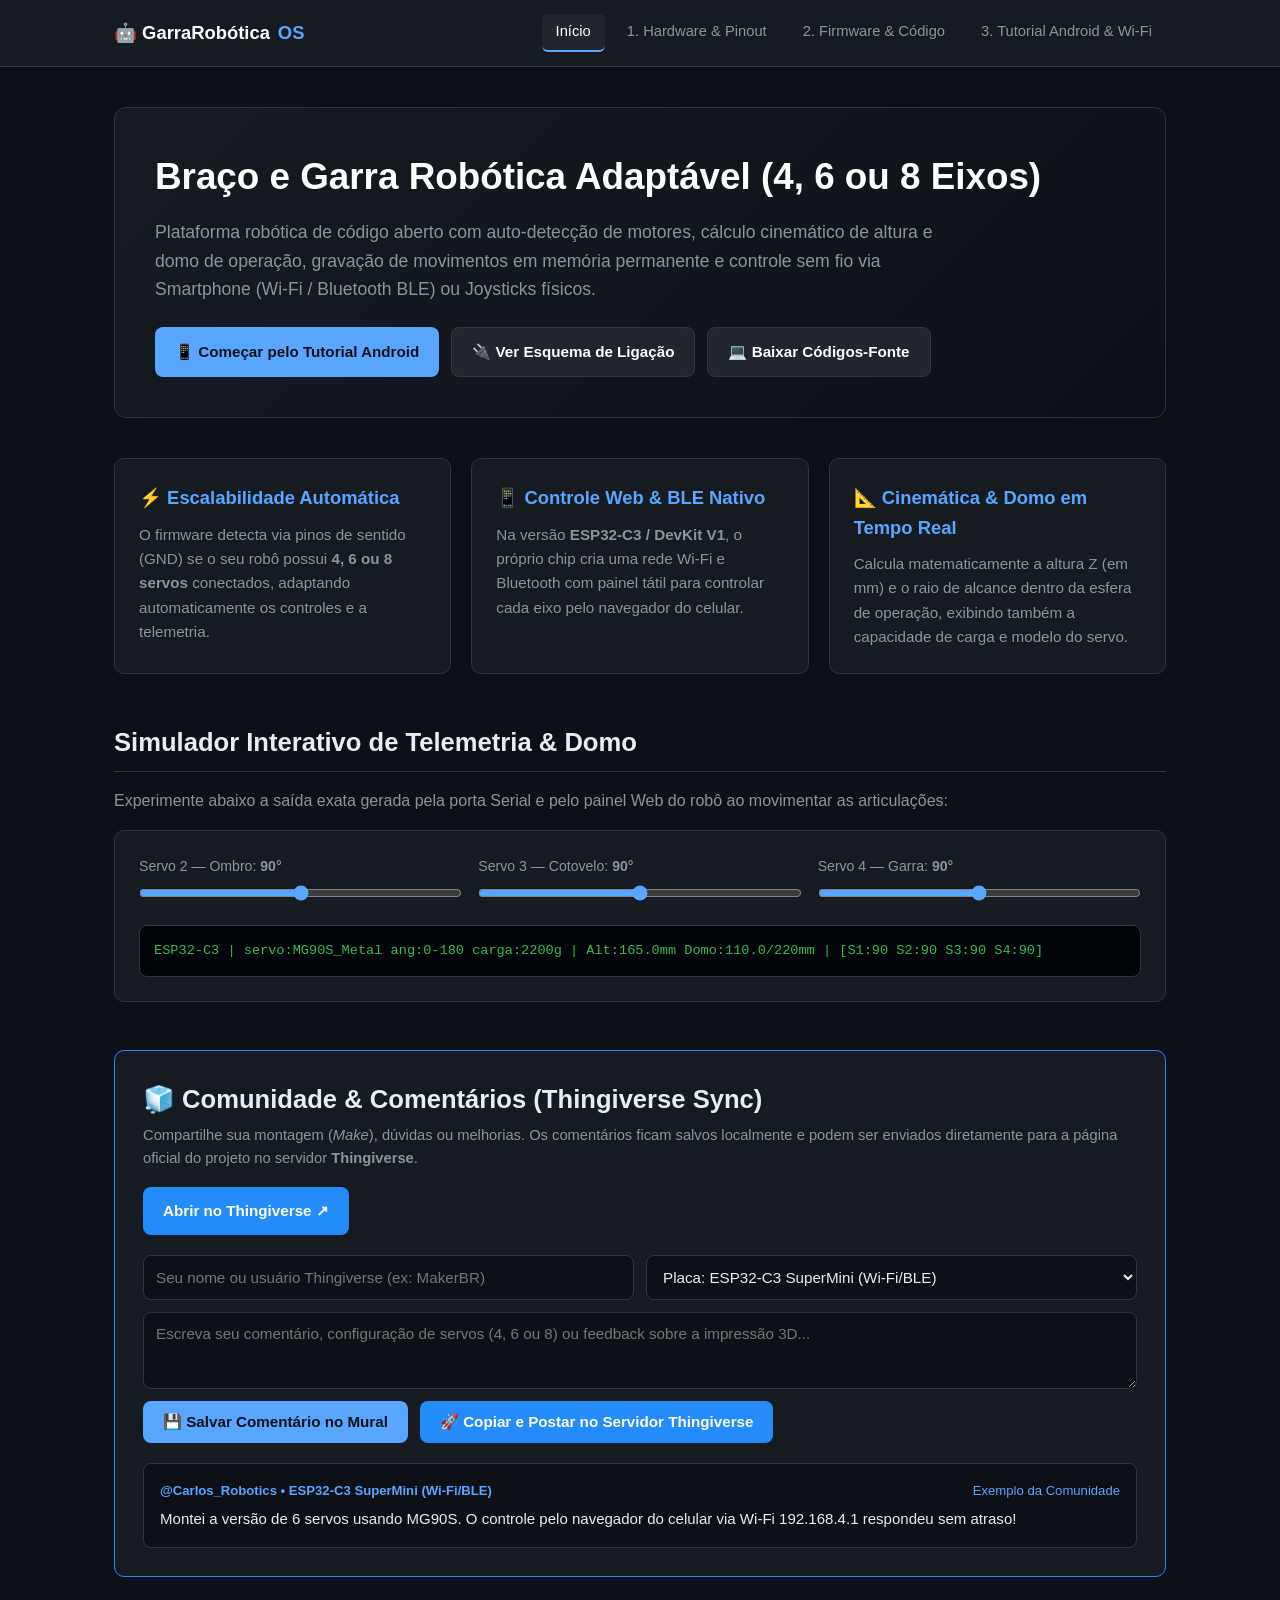
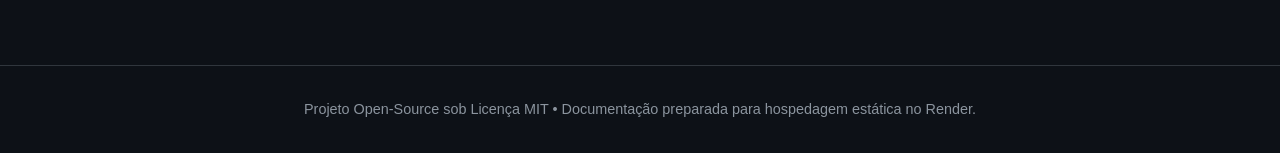
<file: new/index.html>
<!DOCTYPE html>
<html lang="pt-BR">
<head>
  <meta charset="UTF-8" />
  <meta name="viewport" content="width=device-width, initial-scale=1.0" />
  <title>Garra Robótica Adaptável | Projeto Open-Source</title>
  <style>
    :root {
      --bg-primary: #0d1117;
      --bg-secondary: #161b22;
      --bg-tertiary: #21262d;
      --border: #30363d;
      --text: #e6edf3;
      --muted: #8b949e;
      --blue: #58a6ff;
      --green: #3fb950;
      --amber: #d29922;
      --thingiverse: #248bfb;
      --font-sans: -apple-system, BlinkMacSystemFont, "Segoe UI", Roboto, sans-serif;
      --font-mono: ui-monospace, SFMono-Regular, Menlo, Consolas, monospace;
    }
    * { box-sizing: border-box; margin: 0; padding: 0; }
    body { background: var(--bg-primary); color: var(--text); font-family: var(--font-sans); line-height: 1.6; }
    
    /* Navbar Superior */
    header {
      background: var(--bg-secondary);
      border-bottom: 1px solid var(--border);
      position: sticky;
      top: 0;
      z-index: 100;
    }
    .nav-container {
      max-width: 1100px;
      margin: 0 auto;
      padding: 14px 24px;
      display: flex;
      justify-content: space-between;
      align-items: center;
      flex-wrap: wrap;
      gap: 12px;
    }
    .logo { font-weight: 700; font-size: 1.15rem; color: #fff; text-decoration: none; display: flex; align-items: center; gap: 8px; }
    .logo span { color: var(--blue); }
    nav { display: flex; gap: 8px; flex-wrap: wrap; }
    nav a {
      color: var(--muted);
      text-decoration: none;
      padding: 6px 14px;
      border-radius: 6px;
      font-size: 0.92rem;
      font-weight: 500;
      transition: 0.2s;
    }
    nav a:hover, nav a.active { background: var(--bg-tertiary); color: #fff; }
    nav a.active { border-bottom: 2px solid var(--blue); }

    /* Container Principal */
    main { max-width: 1100px; margin: 0 auto; padding: 40px 24px; }
    
    /* Hero Banner */
    .hero {
      background: linear-gradient(135deg, #161b22 0%, #0d1117 100%);
      border: 1px solid var(--border);
      border-radius: 12px;
      padding: 40px;
      margin-bottom: 40px;
    }
    .hero h1 { font-size: 2.3rem; margin-bottom: 12px; color: #fff; }
    .hero p { font-size: 1.1rem; color: var(--muted); max-width: 780px; margin-bottom: 24px; }
    .btn-group { display: flex; gap: 12px; flex-wrap: wrap; }
    .btn {
      padding: 12px 20px;
      border-radius: 8px;
      text-decoration: none;
      font-weight: 600;
      font-size: 0.95rem;
      display: inline-flex;
      align-items: center;
      gap: 8px;
      cursor: pointer;
      border: none;
      transition: 0.2s;
    }
    .btn-primary { background: var(--blue); color: #0d1117; }
    .btn-primary:hover { opacity: 0.9; }
    .btn-secondary { background: var(--bg-tertiary); color: #fff; border: 1px solid var(--border); }
    .btn-secondary:hover { border-color: var(--blue); }
    .btn-thingi { background: var(--thingiverse); color: #fff; }

    /* Cards de Visão Geral */
    .grid-3 { display: grid; grid-template-columns: repeat(auto-fit, minmax(300px, 1fr)); gap: 20px; margin-bottom: 48px; }
    .card { background: var(--bg-secondary); border: 1px solid var(--border); border-radius: 10px; padding: 24px; }
    .card h3 { color: var(--blue); margin-bottom: 10px; font-size: 1.15rem; }
    .card p { color: var(--muted); font-size: 0.95rem; }

    /* Simulador Interativo */
    section { margin-bottom: 48px; }
    h2 { font-size: 1.6rem; margin-bottom: 16px; border-bottom: 1px solid var(--border); padding-bottom: 8px; }
    .sim-box { background: var(--bg-secondary); border: 1px solid var(--border); border-radius: 10px; padding: 24px; }
    .sliders { display: grid; grid-template-columns: repeat(auto-fit, minmax(220px, 1fr)); gap: 16px; margin-bottom: 16px; }
    .sliders label { display: block; font-size: 0.88rem; color: var(--muted); margin-bottom: 6px; }
    input[type="range"] { width: 100%; accent-color: var(--blue); }
    .terminal {
      background: #010409;
      border: 1px solid var(--border);
      color: var(--green);
      font-family: var(--font-mono);
      padding: 14px;
      border-radius: 8px;
      font-size: 0.85rem;
      overflow-x: auto;
    }

    /* Seção Thingiverse & Comentários */
    .thingiverse-box {
      background: var(--bg-secondary);
      border: 1px solid var(--thingiverse);
      border-radius: 10px;
      padding: 28px;
    }
    .thingi-header { display: flex; justify-content: space-between; align-items: center; flex-wrap: wrap; gap: 16px; margin-bottom: 20px; }
    .form-grid { display: grid; gap: 12px; margin-bottom: 20px; }
    input[type="text"], textarea, select {
      width: 100%;
      background: var(--bg-primary);
      border: 1px solid var(--border);
      color: var(--text);
      padding: 12px;
      border-radius: 8px;
      font-family: var(--font-sans);
      font-size: 0.95rem;
    }
    .comment-list { display: grid; gap: 12px; margin-top: 20px; }
    .comment-item {
      background: var(--bg-primary);
      border: 1px solid var(--border);
      padding: 16px;
      border-radius: 8px;
    }
    .comment-meta { font-size: 0.82rem; color: var(--blue); margin-bottom: 6px; display: flex; justify-content: space-between; }

    footer { text-align: center; padding: 32px; border-top: 1px solid var(--border); color: var(--muted); font-size: 0.9rem; }
  </style>
</head>
<body>

  <header>
    <div class="nav-container">
      <a href="index.html" class="logo">🤖 GarraRobótica<span>OS</span></a>
      <nav>
        <a href="index.html" class="active">Início</a>
        <a href="hardware.html">1. Hardware & Pinout</a>
        <a href="firmware.html">2. Firmware & Código</a>
        <a href="tutorial.html">3. Tutorial Android & Wi-Fi</a>
      </nav>
    </div>
  </header>

  <main>
    <div class="hero">
      <h1>Braço e Garra Robótica Adaptável (4, 6 ou 8 Eixos)</h1>
      <p>
        Plataforma robótica de código aberto com auto-detecção de motores, cálculo cinemático de altura e domo de operação, gravação de movimentos em memória permanente e controle sem fio via Smartphone (Wi-Fi / Bluetooth BLE) ou Joysticks físicos.
      </p>
      <div class="btn-group">
        <a href="tutorial.html" class="btn btn-primary">📱 Começar pelo Tutorial Android</a>
        <a href="hardware.html" class="btn btn-secondary">🔌 Ver Esquema de Ligação</a>
        <a href="firmware.html" class="btn btn-secondary">💻 Baixar Códigos-Fonte</a>
      </div>
    </div>

    <div class="grid-3">
      <div class="card">
        <h3>⚡ Escalabilidade Automática</h3>
        <p>O firmware detecta via pinos de sentido (GND) se o seu robô possui <strong>4, 6 ou 8 servos</strong> conectados, adaptando automaticamente os controles e a telemetria.</p>
      </div>
      <div class="card">
        <h3>📱 Controle Web & BLE Nativo</h3>
        <p>Na versão <strong>ESP32-C3 / DevKit V1</strong>, o próprio chip cria uma rede Wi-Fi e Bluetooth com painel tátil para controlar cada eixo pelo navegador do celular.</p>
      </div>
      <div class="card">
        <h3>📐 Cinemática & Domo em Tempo Real</h3>
        <p>Calcula matematicamente a altura Z (em mm) e o raio de alcance dentro da esfera de operação, exibindo também a capacidade de carga e modelo do servo.</p>
      </div>
    </div>

    <section>
      <h2>Simulador Interativo de Telemetria & Domo</h2>
      <p style="color: var(--muted); margin-bottom: 16px;">Experimente abaixo a saída exata gerada pela porta Serial e pelo painel Web do robô ao movimentar as articulações:</p>
      <div class="sim-box">
        <div class="sliders">
          <div>
            <label>Servo 2 — Ombro: <strong id="lblS2">90°</strong></label>
            <input type="range" id="s2" min="0" max="180" value="90" oninput="simular()">
          </div>
          <div>
            <label>Servo 3 — Cotovelo: <strong id="lblS3">90°</strong></label>
            <input type="range" id="s3" min="0" max="180" value="90" oninput="simular()">
          </div>
          <div>
            <label>Servo 4 — Garra: <strong id="lblS4">90°</strong></label>
            <input type="range" id="s4" min="0" max="180" value="90" oninput="simular()">
          </div>
        </div>
        <div class="terminal" id="termOut">
          ESP32-C3 | servo:MG90S_Metal ang:0-180 carga:2200g | Alt:165.0mm Domo:110.0/220mm | [S1:90 S2:90 S3:90 S4:90]
        </div>
      </div>
    </section>

    <section id="thingiverse">
      <div class="thingiverse-box">
        <div class="thingi-header">
          <div>
            <h2 style="border:none; margin:0; padding:0;">🧊 Comunidade & Comentários (Thingiverse Sync)</h2>
            <p style="color: var(--muted); font-size: 0.92rem; margin-top: 4px;">
              Compartilhe sua montagem (<em>Make</em>), dúvidas ou melhorias. Os comentários ficam salvos localmente e podem ser enviados diretamente para a página oficial do projeto no servidor <strong>Thingiverse</strong>.
            </p>
          </div>
          <a href="https://www.thingiverse.com/" target="_blank" rel="noopener" class="btn btn-thingi">
            Abrir no Thingiverse ↗
          </a>
        </div>

        <div class="form-grid">
          <div style="display: grid; grid-template-columns: 1fr 1fr; gap: 12px;">
            <input type="text" id="autorNome" placeholder="Seu nome ou usuário Thingiverse (ex: MakerBR)" />
            <select id="placaUsada">
              <option value="ESP32-C3 SuperMini (Wi-Fi/BLE)">Placa: ESP32-C3 SuperMini (Wi-Fi/BLE)</option>
              <option value="ESP32 DevKit V1 (Wi-Fi/BLE)">Placa: ESP32 DevKit V1 (Wi-Fi/BLE)</option>
              <option value="Arduino Nano (2 Joysticks)">Placa: Arduino Nano (2 Joysticks)</option>
            </select>
          </div>
          <textarea id="comentarioTexto" rows="3" placeholder="Escreva seu comentário, configuração de servos (4, 6 ou 8) ou feedback sobre a impressão 3D..."></textarea>
          <div style="display: flex; gap: 12px; flex-wrap: wrap;">
            <button class="btn btn-primary" onclick="salvarComentario()">💾 Salvar Comentário no Mural</button>
            <button class="btn btn-thingi" onclick="enviarParaThingiverse()">🚀 Copiar e Postar no Servidor Thingiverse</button>
          </div>
        </div>

        <div class="comment-list" id="listaComentarios"></div>
      </div>
    </section>
  </main>

  <footer>
    Projeto Open-Source sob Licença MIT • Documentação preparada para hospedagem estática no Render.
  </footer>

  <script>
    function simular() {
      const s2 = parseFloat(document.getElementById('s2').value);
      const s3 = parseFloat(document.getElementById('s3').value);
      const s4 = parseFloat(document.getElementById('s4').value);
      document.getElementById('lblS2').innerText = s2 + '°';
      document.getElementById('lblS3').innerText = s3 + '°';
      document.getElementById('lblS4').innerText = s4 + '°';

      const L1 = 55.0, L2 = 110.0, L3 = 110.0;
      const radO = s2 * (Math.PI / 180);
      const radC = (s3 - 90.0) * (Math.PI / 180);
      let alt = L1 + (L2 * Math.sin(radO)) + (L3 * Math.sin(radO + radC));
      if (alt < 0) alt = 0;
      const domo = Math.abs((L2 * Math.cos(radO)) + (L3 * Math.cos(radO + radC)));

      document.getElementById('termOut').innerText =
        `ESP32-C3 | servo:MG90S_Metal ang:0-180 carga:2200g | Alt:${alt.toFixed(1)}mm Domo:${domo.toFixed(1)}/220mm | [S1:90 S2:${s2} S3:${s3} S4:${s4}]`;
    }

    // Sistema de Comentários Persistentes + Ponte Thingiverse
    const comentariosIniciais = [
      {
        autor: "Carlos_Robotics",
        placa: "ESP32-C3 SuperMini (Wi-Fi/BLE)",
        data: "Exemplo da Comunidade",
        texto: "Montei a versão de 6 servos usando MG90S. O controle pelo navegador do celular via Wi-Fi 192.168.4.1 respondeu sem atraso!"
      }
    ];

    function carregarComentarios() {
      const salvos = JSON.parse(localStorage.getItem('garra_thingi_comments')) || comentariosIniciais;
      const container = document.getElementById('listaComentarios');
      container.innerHTML = '';
      salvos.forEach(c => {
        container.innerHTML += `
          <div class="comment-item">
            <div class="comment-meta">
              <strong>@${c.autor} • ${c.placa}</strong>
              <span>${c.data}</span>
            </div>
            <p style="font-size: 0.94rem; color: var(--text);">${c.texto}</p>
          </div>`;
      });
    }

    function salvarComentario() {
      const autor = document.getElementById('autorNome').value.trim() || "Maker_Anonimo";
      const placa = document.getElementById('placaUsada').value;
      const texto = document.getElementById('comentarioTexto').value.trim();
      if (!texto) return alert("Por favor, digite um comentário antes de salvar.");

      const salvos = JSON.parse(localStorage.getItem('garra_thingi_comments')) || comentariosIniciais;
      salvos.unshift({
        autor,
        placa,
        data: new Date().toLocaleDateString('pt-BR'),
        texto
      });
      localStorage.setItem('garra_thingi_comments', JSON.stringify(salvos));
      document.getElementById('comentarioTexto').value = '';
      carregarComentarios();
    }

    function enviarParaThingiverse() {
      const autor = document.getElementById('autorNome').value.trim() || "Maker";
      const placa = document.getElementById('placaUsada').value;
      const texto = document.getElementById('comentarioTexto').value.trim();
      if (!texto) return alert("Escreva seu comentário primeiro para copiá-lo e abrir o Thingiverse.");

      salvarComentario();
      const formatado = `[Build: ${placa} | By @${autor}]\n${texto}`;
      navigator.clipboard.writeText(formatado).then(() => {
        alert("Comentário salvo e copiado para a área de transferência! Cole-o na aba 'Comments' do Thingiverse que será aberta.");
        window.open("https://www.thingiverse.com/", "_blank");
      });
    }

    window.onload = carregarComentarios;
  </script>
</body>
</html>
</file>
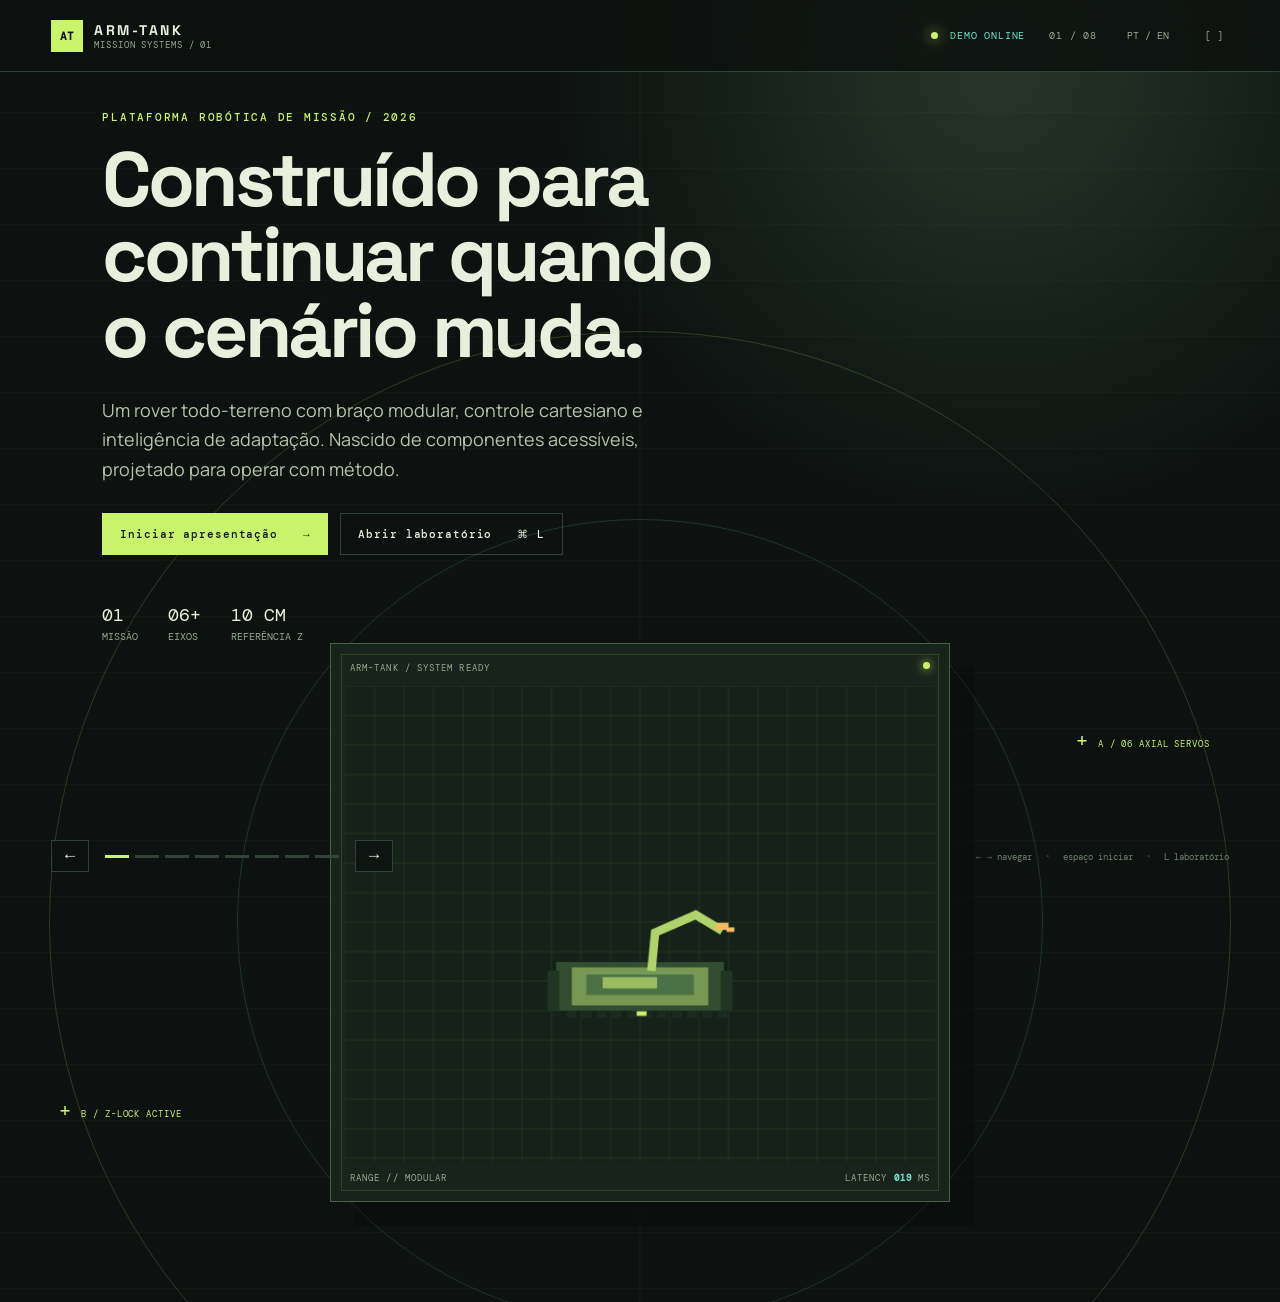
<file: site/index.html>
<!doctype html>
<html lang="pt-BR">
<head>
  <meta charset="utf-8">
  <meta name="viewport" content="width=device-width,initial-scale=1">
  <meta name="theme-color" content="#101613">
  <meta name="description" content="Apresentação interativa do Arm-Tank, uma plataforma robótica de missão, baixo custo e alta resiliência.">
  <title>ARM-TANK / Plataforma de missão</title>
  <link rel="preconnect" href="https://fonts.googleapis.com">
  <link rel="preconnect" href="https://fonts.gstatic.com" crossorigin>
  <link href="https://fonts.googleapis.com/css2?family=DM+Mono:wght@400;500&family=Manrope:wght@400;500;600;700;800&family=Space+Grotesk:wght@500;600;700&display=swap" rel="stylesheet">
  <link rel="stylesheet" href="styles.css">
</head>
<body>
  <a class="skip-link" href="#presentation">Pular para a apresentação</a>
  <header class="site-header">
    <a class="brand" href="#hero" aria-label="Ir para o início"><span class="brand-mark">AT</span><span><b>ARM-TANK</b><small>MISSION SYSTEMS / 01</small></span></a>
    <div class="header-meta"><span class="signal"><i></i> DEMO ONLINE</span><span id="slide-count">01 / 08</span><button class="lang-button" id="language-button" type="button" aria-label="Alternar idioma">PT / EN</button><button class="fullscreen-button" id="fullscreen-button" type="button" aria-label="Entrar em tela cheia">[ ]</button></div>
  </header>

  <main id="presentation" class="presentation" aria-live="polite">
    <section class="slide slide-hero active" id="hero" data-slide="1" aria-labelledby="hero-title">
      <div class="hero-copy reveal"><p class="eyebrow">PLATAFORMA ROBÓTICA DE MISSÃO / 2026</p><h1 id="hero-title">Construído para continuar quando o cenário muda.</h1><p class="hero-lead">Um rover todo-terreno com braço modular, controle cartesiano e inteligência de adaptação. Nascido de componentes acessíveis, projetado para operar com método.</p><div class="hero-actions"><button class="button button-acid" data-go="2">Iniciar apresentação <span>→</span></button><button class="button button-quiet" data-go="7">Abrir laboratório <span>⌘ L</span></button></div><div class="hero-proof"><span><b>01</b> missão</span><span><b>06+</b> eixos</span><span><b>10 cm</b> referência Z</span></div></div>
      <div class="hero-visual reveal delay-2"><div class="orbit orbit-a"></div><div class="orbit orbit-b"></div><div class="hero-console"><div class="console-head"><span>ARM-TANK / SYSTEM READY</span><i></i></div><canvas id="hero-canvas" width="620" height="500" aria-label="Renderização animada do rover Arm-Tank"></canvas><div class="console-foot"><span>RANGE // MODULAR</span><span>LATENCY <b id="hero-latency">018</b> MS</span></div></div><span class="visual-note note-a">A / 06 AXIAL SERVOS</span><span class="visual-note note-b">B / Z-LOCK ACTIVE</span></div>
    </section>

    <section class="slide" id="thesis" data-slide="2" aria-labelledby="thesis-title"><div class="section-intro reveal"><p class="eyebrow">01 / A TESE</p><h2 id="thesis-title">A melhor plataforma não é a mais cara. É a que entende o próprio limite.</h2><p>O Arm-Tank transforma sucata, sensores simples e protocolos abertos em uma arquitetura mensurável: detectar, calibrar, operar e entrar em segurança quando a confiança cai.</p></div><div class="thesis-grid"><article class="thesis-card reveal"><span class="card-index">A</span><h3>Resiliência de campo</h3><p>Peças diferentes não são exceção. O sistema mede a resposta real de motores, servos e sensores antes de confiar neles.</p><strong>DETECÇÃO → PERFIL → VALIDAÇÃO</strong></article><article class="thesis-card featured reveal delay-1"><span class="card-index">B</span><h3>Controle com contexto</h3><p>O operador não envia apenas velocidade. Ele define pose, altura e intenção. A cinemática preserva o eixo Z enquanto a base se move.</p><strong>POSE CARTESIANA / Z-LOCK</strong></article><article class="thesis-card reveal delay-2"><span class="card-index">C</span><h3>Segurança observável</h3><p>Telemetria, câmera e logs compartilham o mesmo painel. Um frame inválido não vira movimento: vira evento, diagnóstico e fallback.</p><strong>WATCHDOG / TELEMETRIA / FAIL-SAFE</strong></article></div></section>

    <section class="slide" id="architecture" data-slide="3" aria-labelledby="architecture-title"><div class="section-intro reveal"><p class="eyebrow">02 / ARQUITETURA</p><h2 id="architecture-title">Três camadas. Uma cadeia de confiança.</h2><p>Do comando humano ao atuador físico, cada camada tem uma responsabilidade clara e um modo seguro conhecido.</p></div><div class="architecture-map reveal delay-1"><div class="arch-node source"><span>01</span><b>IHM / HOST</b><small>Web, mobile, teclado ABNT2, DS4, Xbox</small></div><div class="arch-line"><i></i><small>WebSocket / Wi-Fi</small></div><div class="arch-node brain"><span>02</span><b>ESP32 / CORE</b><small>Descoberta, telemetria, cinemática e Z-lock</small></div><div class="arch-line"><i></i><small>UART 115200</small></div><div class="arch-node actuator"><span>03</span><b>NANO / ATUADOR</b><small>PWM, servos, motores e watchdog</small></div></div><div class="architecture-footer"><span>PROTOCOLO DE DEMO</span><code>&lt;90,120,80,40,-10&gt;</code><span class="status-pill">FRAME VALIDADO</span></div></section>

    <section class="slide" id="calibration" data-slide="4" aria-labelledby="calibration-title"><div class="section-intro reveal"><p class="eyebrow">03 / CALIBRAÇÃO</p><h2 id="calibration-title">Uma folha A4 pode ser um instrumento de medição.</h2><p>Uma grade de referência, dois LDRs ou sensores IR e um IMU criam um primeiro mapa do mundo. O robô aprende deslocamento, rotação e desvio antes da missão.</p></div><div class="calibration-layout"><div class="calibration-board reveal delay-1"><div class="board-grid"></div><div class="board-rover"><span></span><i></i></div><div class="scan-line"></div><div class="board-label label-x">X + 1.00 m</div><div class="board-label label-y">Y + 1.00 m</div><div class="board-label label-origin">ORIGEM / 0,0,0</div></div><div class="calibration-steps reveal delay-2"><div class="step"><span>01</span><div><b>Encontrar a origem</b><small>LEDs e sensores reconhecem a primeira linha.</small></div></div><div class="step"><span>02</span><div><b>Medir resposta</b><small>Encoders e giroscópio cruzam deslocamento com rotação.</small></div></div><div class="step"><span>03</span><div><b>Salvar perfil</b><small>O host confirma, nomeia e registra a configuração detectada.</small></div></div><button class="button button-acid" id="calibration-demo">Executar calibração <span>↗</span></button></div></div></section>

    <section class="slide" id="kinematics" data-slide="5" aria-labelledby="kinematics-title"><div class="section-intro reveal"><p class="eyebrow">04 / CINEMÁTICA</p><h2 id="kinematics-title">A garra não perde o mundo quando o tanque se move.</h2><p>O objetivo é manter uma pose útil em espaços confinados: posição X/Y, altitude Z e orientação X/Y/Z são tratadas como um único estado.</p></div><div class="kinematics-demo"><div class="kinematics-screen reveal delay-1"><div class="screen-top"><span>POSE TARGET / LIVE</span><b id="z-lock-label">Z-LOCK ON</b></div><canvas id="kinematics-canvas" width="720" height="410" aria-label="Visualização da pose cartesiana e compensação de altura"></canvas><div class="screen-values"><span>X <b id="pose-x">+0.42</b> m</span><span>Y <b id="pose-y">-0.18</b> m</span><span>Z <b id="pose-z">+0.10</b> m</span><span>RZ <b id="pose-rz">+12.4</b>°</span></div></div><div class="axis-panel reveal delay-2"><div class="axis-row"><span>ALTITUDE Z</span><b>10.0 cm</b><i><em style="width: 34%"></em></i></div><div class="axis-row"><span>ORIENTAÇÃO</span><b>RZ +12.4°</b><i><em style="width: 58%"></em></i></div><div class="axis-row"><span>EIXOS DETECTADOS</span><b>06 / 06</b><i><em style="width: 100%"></em></i></div><div class="axis-note">“Avançar” é uma intenção. O controlador calcula a pose que preserva o alvo.</div></div></div></section>

    <section class="slide" id="mission" data-slide="6" aria-labelledby="mission-title"><div class="section-intro reveal"><p class="eyebrow">05 / MISSÃO</p><h2 id="mission-title">Projetado para falar com o que já existe.</h2><p>O host centraliza vídeo, telemetria e comando. O operador pode usar smartphone antigo, navegador, USB OTG + Termux, controle Bluetooth ou teclado.</p></div><div class="mission-grid"><div class="mission-video reveal delay-1"><div class="video-overlay"><span class="recording"><i></i> REC / CAM-A</span><span>1280 × 720 / 30 FPS</span></div><canvas id="video-canvas" width="720" height="430" aria-label="Simulação de câmera de bordo"></canvas><div class="video-bottom"><span>LINK QUALITY <b>98.7%</b></span><span>LATENCY <b>018 MS</b></span><span>LOSS <b>0.0%</b></span></div></div><div class="mission-capabilities reveal delay-2"><div class="capability"><span>⌁</span><div><b>Qualquer tela</b><small>Dashboard responsivo, transmissão por host IP e múltiplos observadores.</small></div></div><div class="capability"><span>◎</span><div><b>Qualquer controle</b><small>Toque, mouse, teclado, gamepad ou comandos externos via API.</small></div></div><div class="capability"><span>▦</span><div><b>Qualquer evidência</b><small>Logs, frames, sensores e vídeo podem ser exportados para avaliação.</small></div></div><div class="mission-tag">LOW COST / HIGH ACCOUNTABILITY</div></div></div></section>

    <section class="slide lab-slide" id="lab" data-slide="7" aria-labelledby="lab-title"><div class="lab-heading"><div><p class="eyebrow">06 / LABORATÓRIO INTERATIVO</p><h2 id="lab-title">A banca pode tocar no sistema.</h2></div><div class="lab-actions"><button class="mini-button" id="lab-calibrate">CALIBRAR</button><button class="mini-button danger" id="lab-stop">STOP</button></div></div><div class="lab-layout"><div class="lab-viewport"><div class="lab-topline"><span>SIMULADOR / PIXEL CORE</span><span id="lab-mode">TELEOPERAÇÃO</span><span>FRAME <b id="lab-frame">00000</b></span></div><canvas id="lab-canvas" width="900" height="490" aria-label="Simulação interativa do rover"></canvas><div class="lab-bottomline"><span>GRID 01 M</span><span>CAM-A / STREAM ACTIVE</span><span id="lab-log-state">SYSTEM READY</span></div></div><aside class="lab-sidebar"><div class="control-card"><div class="card-title"><span>COMANDO MANUAL</span><b id="lab-connection">18 ms</b></div><div class="joystick" id="joystick" role="slider" tabindex="0" aria-label="Joystick virtual"><div class="joystick-cross"></div><div class="joystick-knob"></div></div><div class="joystick-values"><span>V <b id="lab-velocity">000</b></span><span>X <b id="lab-direction">000</b></span></div><label class="range-label" for="height-range"><span>ALTURA Z</span><b id="height-readout">10.0 cm</b></label><input id="height-range" type="range" min="0" max="30" step="0.1" value="10"></div><div class="sensor-card"><div class="card-title"><span>TELEMETRIA / MOCK ×10</span><b id="lab-time">00:00</b></div><div class="sensor-grid"><div><small>BATERIA</small><b id="sensor-battery">86%</b><i><em id="bar-battery"></em></i></div><div><small>PITCH</small><b id="sensor-tilt">+2.4°</b><i><em id="bar-tilt"></em></i></div><div><small>MCU TEMP</small><b id="sensor-temp">31.8°C</b><i><em id="bar-temp"></em></i></div><div><small>PRESSÃO</small><b id="sensor-pressure">1008 hPa</b><i><em id="bar-pressure"></em></i></div><div><small>UMIDADE</small><b id="sensor-humidity">54% RH</b><i><em id="bar-humidity"></em></i></div><div><small>VOC / GÁS</small><b id="sensor-gas">0.18 ppm</b><i><em id="bar-gas"></em></i></div></div></div><div class="lab-terminal" id="lab-terminal" role="log" aria-live="polite"><span><b>09:41:02</b> [BOOT] Interface pronta.</span><span><b>09:41:03</b> [LINK] Câmera CAM-A conectada.</span><span><b>09:41:04</b> [CORE] Perfil de 6 eixos carregado.</span></div></aside></div></section>

    <section class="slide" id="roadmap" data-slide="8" aria-labelledby="roadmap-title"><div class="section-intro reveal"><p class="eyebrow">07 / ROADMAP</p><h2 id="roadmap-title">Uma base aberta, com rigor para evoluir.</h2><p>O demonstrador torna visível o caminho. A implantação transforma hipóteses em protocolos, testes e interfaces substituíveis.</p></div><div class="roadmap"><div class="roadmap-line"></div><article class="roadmap-item done reveal"><span>01</span><div><b>Base validada</b><small>ESP32 + Nano, UART, watchdog e simulação Wokwi.</small></div></article><article class="roadmap-item active reveal delay-1"><span>02</span><div><b>Autocalibração</b><small>Grade, IMU, LDR/IR, encoder e perfis de peças recuperadas.</small></div></article><article class="roadmap-item reveal delay-2"><span>03</span><div><b>Rede de missão</b><small>WebSocket, OTA assinado, USB OTG, BLE, LoRa e múltiplos clientes.</small></div></article><article class="roadmap-item reveal delay-3"><span>04</span><div><b>Inteligência verificável</b><small>Planejamento de pose, detecção de falhas e datasets de bancada.</small></div></article></div><div class="closing-line"><span>ARM-TANK / LOW-COST IS A CONSTRAINT. ROBUSTNESS IS THE PRODUCT.</span><button class="button button-acid" data-go="7">Abrir demonstração <span>↗</span></button></div></section>
  </main>

  <nav class="slide-nav" aria-label="Navegação da apresentação"><button id="prev-slide" type="button" aria-label="Slide anterior">←</button><div class="progress-dots" id="progress-dots"></div><button id="next-slide" type="button" aria-label="Próximo slide">→</button></nav>
  <div class="keyboard-hint">← → navegar <span>•</span> espaço iniciar <span>•</span> L laboratório</div>
  <div class="toast" id="toast" role="status"></div>
  <script src="app.js"></script>
</body>
</html>
</file>
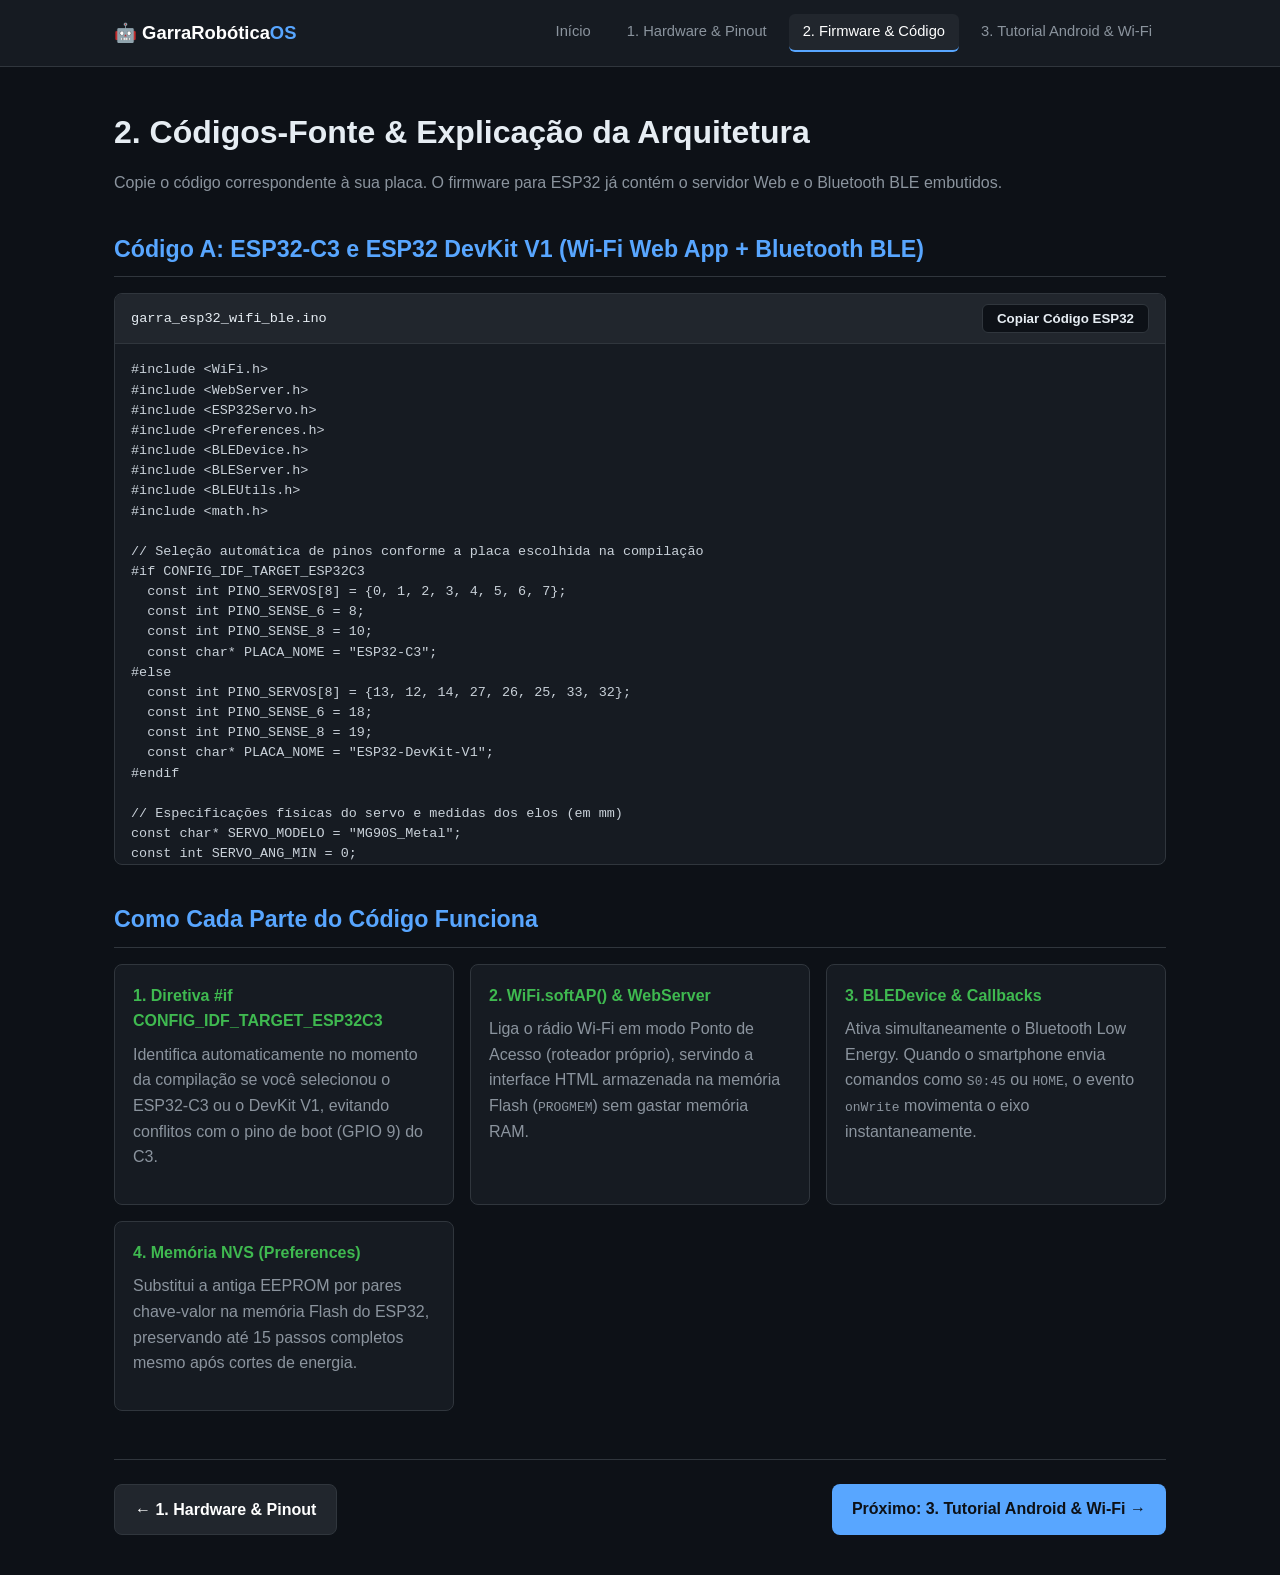
<file: new/firmware.html>
<!DOCTYPE html>
<html lang="pt-BR">
<head>
  <meta charset="UTF-8" />
  <meta name="viewport" content="width=device-width, initial-scale=1.0" />
  <title>2. Firmware & Código | Garra Robótica Adaptável</title>
  <style>
    :root {
      --bg-primary: #0d1117; --bg-secondary: #161b22; --bg-tertiary: #21262d;
      --border: #30363d; --text: #e6edf3; --muted: #8b949e;
      --blue: #58a6ff; --green: #3fb950;
      --font-sans: -apple-system, BlinkMacSystemFont, "Segoe UI", Roboto, sans-serif;
      --font-mono: ui-monospace, SFMono-Regular, Menlo, Consolas, monospace;
    }
    * { box-sizing: border-box; margin: 0; padding: 0; }
    body { background: var(--bg-primary); color: var(--text); font-family: var(--font-sans); line-height: 1.6; }
    header { background: var(--bg-secondary); border-bottom: 1px solid var(--border); position: sticky; top: 0; z-index: 100; }
    .nav-container { max-width: 1100px; margin: 0 auto; padding: 14px 24px; display: flex; justify-content: space-between; align-items: center; flex-wrap: wrap; gap: 12px; }
    .logo { font-weight: 700; font-size: 1.15rem; color: #fff; text-decoration: none; }
    .logo span { color: var(--blue); }
    nav { display: flex; gap: 8px; flex-wrap: wrap; }
    nav a { color: var(--muted); text-decoration: none; padding: 6px 14px; border-radius: 6px; font-size: 0.92rem; font-weight: 500; }
    nav a:hover, nav a.active { background: var(--bg-tertiary); color: #fff; }
    nav a.active { border-bottom: 2px solid var(--blue); }
    main { max-width: 1100px; margin: 0 auto; padding: 40px 24px; }
    h1 { font-size: 2rem; margin-bottom: 12px; }
    h2 { font-size: 1.45rem; margin: 36px 0 16px; border-bottom: 1px solid var(--border); padding-bottom: 8px; color: var(--blue); }
    p { color: var(--muted); margin-bottom: 16px; }
    .code-box { background: var(--bg-secondary); border: 1px solid var(--border); border-radius: 8px; overflow: hidden; margin-bottom: 28px; }
    .code-top { background: var(--bg-tertiary); padding: 10px 16px; display: flex; justify-content: space-between; align-items: center; border-bottom: 1px solid var(--border); font-family: var(--font-mono); font-size: 0.85rem; }
    .btn-copy { background: var(--bg-primary); color: var(--text); border: 1px solid var(--border); padding: 6px 14px; border-radius: 6px; cursor: pointer; font-weight: 600; }
    .btn-copy:hover { border-color: var(--blue); color: var(--blue); }
    pre { padding: 16px; overflow-x: auto; font-family: var(--font-mono); font-size: 0.84rem; line-height: 1.5; color: #c9d1d9; max-height: 520px; }
    .arch-grid { display: grid; grid-template-columns: repeat(auto-fit, minmax(300px, 1fr)); gap: 16px; }
    .arch-card { background: var(--bg-secondary); border: 1px solid var(--border); padding: 18px; border-radius: 8px; }
    .arch-card h4 { color: var(--green); margin-bottom: 8px; }
    .next-bar { display: flex; justify-content: space-between; margin-top: 48px; padding-top: 24px; border-top: 1px solid var(--border); }
    .btn { padding: 12px 20px; border-radius: 8px; text-decoration: none; font-weight: 600; background: var(--bg-tertiary); color: #fff; border: 1px solid var(--border); }
    .btn-primary { background: var(--blue); color: #0d1117; border: none; }
  </style>
</head>
<body>

  <header>
    <div class="nav-container">
      <a href="index.html" class="logo">🤖 GarraRobótica<span>OS</span></a>
      <nav>
        <a href="index.html">Início</a>
        <a href="hardware.html">1. Hardware & Pinout</a>
        <a href="firmware.html" class="active">2. Firmware & Código</a>
        <a href="tutorial.html">3. Tutorial Android & Wi-Fi</a>
      </nav>
    </div>
  </header>

  <main>
    <h1>2. Códigos-Fonte & Explicação da Arquitetura</h1>
    <p>Copie o código correspondente à sua placa. O firmware para ESP32 já contém o servidor Web e o Bluetooth BLE embutidos.</p>

    <h2>Código A: ESP32-C3 e ESP32 DevKit V1 (Wi-Fi Web App + Bluetooth BLE)</h2>
    <div class="code-box">
      <div class="code-top">
        <span>garra_esp32_wifi_ble.ino</span>
        <button class="btn-copy" onclick="copiar('codeEsp', this)">Copiar Código ESP32</button>
      </div>
      <pre id="codeEsp">#include &lt;WiFi.h&gt;
#include &lt;WebServer.h&gt;
#include &lt;ESP32Servo.h&gt;
#include &lt;Preferences.h&gt;
#include &lt;BLEDevice.h&gt;
#include &lt;BLEServer.h&gt;
#include &lt;BLEUtils.h&gt;
#include &lt;math.h&gt;

// Seleção automática de pinos conforme a placa escolhida na compilação
#if CONFIG_IDF_TARGET_ESP32C3
  const int PINO_SERVOS[8] = {0, 1, 2, 3, 4, 5, 6, 7};
  const int PINO_SENSE_6 = 8;
  const int PINO_SENSE_8 = 10;
  const char* PLACA_NOME = "ESP32-C3";
#else
  const int PINO_SERVOS[8] = {13, 12, 14, 27, 26, 25, 33, 32};
  const int PINO_SENSE_6 = 18;
  const int PINO_SENSE_8 = 19;
  const char* PLACA_NOME = "ESP32-DevKit-V1";
#endif

// Especificações físicas do servo e medidas dos elos (em mm)
const char* SERVO_MODELO = "MG90S_Metal";
const int SERVO_ANG_MIN = 0;
const int SERVO_ANG_MAX = 180;
const int SERVO_FORCA_GRAMAS = 2200;

const float L1_BASE_ALTURA = 55.0;
const float L2_BRACO = 110.0;
const float L3_ANTEBRACO = 110.0;

// Rede Wi-Fi criada pelo próprio ESP32
const char* AP_SSID = "Garra_Robotica_AP";
const char* AP_PASS = "12345678";

// Identificadores Bluetooth Low Energy (BLE)
#define SERVICE_UUID        "4fafc201-1fb5-459e-8fcc-c5c9c331914b"
#define CHARACTERISTIC_UUID "beb5483e-36e1-4688-b7f5-ea07361b26a8"

Servo bracoServos[8];
WebServer server(80);
Preferences memoriaNVS;

int qtdServosAtivos = 4;
int posAtual[8] = {90, 90, 90, 90, 90, 90, 90, 90};
const int MAX_PASSOS = 15;
int totalPassosSalvos = 0;
unsigned long ultimoTempoSerial = 0;

const char INDEX_HTML[] PROGMEM = R"rawliteral(
&lt;!DOCTYPE html&gt;&lt;html lang="pt-BR"&gt;&lt;head&gt;&lt;meta charset="UTF-8"&gt;
&lt;meta name="viewport" content="width=device-width,initial-scale=1,maximum-scale=1,user-scalable=no"&gt;
&lt;title&gt;Garra ESP32&lt;/title&gt;&lt;style&gt;
body{font-family:sans-serif;background:#0d1117;color:#e6edf3;margin:0;padding:16px}
h2{margin:0 0 8px;font-size:1.2rem;color:#58a6ff}
.tel{background:#161b22;border:1px solid #30363d;padding:12px;border-radius:8px;font-family:monospace;font-size:.82rem;margin-bottom:16px;color:#3fb950}
.card{background:#161b22;border:1px solid #30363d;padding:12px;border-radius:8px;margin-bottom:10px}
.row{display:flex;justify-content:space-between;margin-bottom:6px}
input[type=range]{width:100%;height:28px;accent-color:#58a6ff}
.grid{display:grid;grid-template-columns:1fr 1fr;gap:10px;margin-top:16px}
button{padding:14px;border:none;border-radius:8px;font-weight:bold;color:#fff;cursor:pointer}
&lt;/style&gt;&lt;/head&gt;&lt;body&gt;&lt;h2&gt;🤖 Controle Digital Garra Robótica&lt;/h2&gt;
&lt;div class="tel" id="t"&gt;Carregando...&lt;/div&gt;&lt;div id="c"&gt;&lt;/div&gt;
&lt;div class="grid"&gt;
&lt;button style="background:#238636" onclick="cmd('save')"&gt;💾 Gravar Ponto&lt;/button&gt;
&lt;button style="background:#1f6feb" onclick="cmd('play')"&gt;▶️ Executar Seq.&lt;/button&gt;
&lt;button style="background:#d29922;color:#000" onclick="cmd('home')"&gt;🎯 Reboot 90°&lt;/button&gt;
&lt;button style="background:#da3633" onclick="cmd('clear')"&gt;🗑️ Limpar Memória&lt;/button&gt;
&lt;/div&gt;&lt;script&gt;
const n=["Base (S1)","Ombro (S2)","Cotovelo (S3)","Garra (S4)","Punho Pitch (S5)","Punho Roll (S6)","Aux 1 (S7)","Aux 2 (S8)"];
let tm;function mv(i,a){document.getElementById('v'+i).innerText=a+'°';clearTimeout(tm);tm=setTimeout(()=&gt;{fetch(`/set?s=${i}&amp;a=${a}`).then(r=&gt;r.text()).then(x=&gt;document.getElementById('t').innerText=x)},25)}
function cmd(c){fetch(`/cmd?c=${c}`).then(r=&gt;r.text()).then(x=&gt;{document.getElementById('t').innerText=x;if(c=='home'||c=='play')load()})}
function load(){fetch('/status').then(r=&gt;r.json()).then(d=&gt;{let h='';for(let i=0;i&lt;d.qtd;i++)h+=`&lt;div class="card"&gt;&lt;div class="row"&gt;&lt;span&gt;${n[i]}&lt;/span&gt;&lt;strong id="v${i}"&gt;${d.pos[i]}°&lt;/strong&gt;&lt;/div&gt;&lt;input type="range" min="0" max="180" value="${d.pos[i]}" oninput="mv(${i},this.value)"&gt;&lt;/div&gt;`;document.getElementById('c').innerHTML=h;document.getElementById('t').innerText=d.telemetria})}
window.onload=load;&lt;/script&gt;&lt;/body&gt;&lt;/html&gt;
)rawliteral";

class MeuBLECallback: public BLECharacteristicCallbacks {
  void onWrite(BLECharacteristic *pCharacteristic) {
    String rx = pCharacteristic-&gt;getValue().c_str();
    rx.trim();
    if (rx == "HOME") resetarPara90();
    else if (rx.startsWith("S")) {
      int sep = rx.indexOf(':');
      if (sep &gt; 0) {
        int idx = rx.substring(1, sep).toInt();
        int ang = constrain(rx.substring(sep + 1).toInt(), 0, 180);
        if (idx &gt;= 0 &amp;&amp; idx &lt; qtdServosAtivos) {
          posAtual[idx] = ang;
          bracoServos[idx].write(ang);
        }
      }
    }
  }
};

void setup() {
  Serial.begin(115200);
  pinMode(PINO_SENSE_6, INPUT_PULLUP);
  pinMode(PINO_SENSE_8, INPUT_PULLUP);

  if (digitalRead(PINO_SENSE_8) == LOW) qtdServosAtivos = 8;
  else if (digitalRead(PINO_SENSE_6) == LOW) qtdServosAtivos = 6;
  else qtdServosAtivos = 4;

  memoriaNVS.begin("garra_robot", false);
  totalPassosSalvos = memoriaNVS.getInt("total", 0);

  ESP32PWM::allocateTimer(0);
  ESP32PWM::allocateTimer(1);
  for (int i = 0; i &lt; qtdServosAtivos; i++) {
    bracoServos[i].setPeriodHertz(50);
    bracoServos[i].attach(PINO_SERVOS[i], 500, 2400);
    bracoServos[i].write(90);
    posAtual[i] = 90;
    delay(150);
  }

  WiFi.mode(WIFI_AP);
  WiFi.softAP(AP_SSID, AP_PASS);

  BLEDevice::init("Garra_BLE_Control");
  BLEServer *pServer = BLEDevice::createServer();
  BLEService *pService = pServer-&gt;createService(SERVICE_UUID);
  BLECharacteristic *pChar = pService-&gt;createCharacteristic(CHARACTERISTIC_UUID, BLECharacteristic::PROPERTY_READ | BLECharacteristic::PROPERTY_WRITE);
  pChar-&gt;setCallbacks(new MeuBLECallback());
  pService-&gt;start();
  BLEDevice::getAdvertising()-&gt;start();

  server.on("/", []() { server.send_P(200, "text/html", INDEX_HTML); });
  server.on("/status", []() {
    String j = "{\"qtd\":" + String(qtdServosAtivos) + ",\"pos\":[";
    for (int i = 0; i &lt; qtdServosAtivos; i++) j += String(posAtual[i]) + (i &lt; qtdServosAtivos - 1 ? "," : "");
    j += "],\"telemetria\":\"" + gerarTelemetria() + "\"}";
    server.send(200, "application/json", j);
  });
  server.on("/set", []() {
    int s = server.arg("s").toInt();
    int a = constrain(server.arg("a").toInt(), 0, 180);
    if (s &gt;= 0 &amp;&amp; s &lt; qtdServosAtivos) { posAtual[s] = a; bracoServos[s].write(a); }
    server.send(200, "text/plain", gerarTelemetria());
  });
  server.on("/cmd", []() {
    String c = server.arg("c");
    if (c == "home") resetarPara90();
    else if (c == "save" &amp;&amp; totalPassosSalvos &lt; MAX_PASSOS) {
      for (int i = 0; i &lt; 8; i++) memoriaNVS.putInt(("p" + String(totalPassosSalvos) + "s" + String(i)).c_str(), posAtual[i]);
      memoriaNVS.putInt("total", ++totalPassosSalvos);
    } else if (c == "play") executarSeq();
    else if (c == "clear") { totalPassosSalvos = 0; memoriaNVS.putInt("total", 0); }
    server.send(200, "text/plain", gerarTelemetria());
  });
  server.begin();
}

void loop() {
  server.handleClient();
  if (millis() - ultimoTempoSerial &gt;= 500) {
    ultimoTempoSerial = millis();
    Serial.println(gerarTelemetria());
  }
}

void resetarPara90() {
  for (int i = 0; i &lt; qtdServosAtivos; i++) { posAtual[i] = 90; bracoServos[i].write(90); delay(80); }
}

void executarSeq() {
  for (int p = 0; p &lt; totalPassosSalvos; p++) {
    bool mov = true;
    while (mov) {
      mov = false;
      for (int i = 0; i &lt; qtdServosAtivos; i++) {
        int alvo = memoriaNVS.getInt(("p" + String(p) + "s" + String(i)).c_str(), 90);
        if (posAtual[i] != alvo) { posAtual[i] += (alvo &gt; posAtual[i]) ? 1 : -1; bracoServos[i].write(posAtual[i]); mov = true; }
      }
      delay(15);
    }
    delay(350);
  }
}

String gerarTelemetria() {
  float rMax = L2_BRACO + L3_ANTEBRACO;
  float rO = radians(posAtual[1]), rC = radians(posAtual[2] - 90.0);
  float alt = max(0.0f, L1_BASE_ALTURA + L2_BRACO * sin(rO) + L3_ANTEBRACO * sin(rO + rC));
  float domo = abs(L2_BRACO * cos(rO) + L3_ANTEBRACO * cos(rO + rC));
  String out = String(PLACA_NOME) + " | servo:" + String(SERVO_MODELO) + " ang:0-180 carga:" + String(SERVO_FORCA_GRAMAS) + "g | Alt:" + String(alt, 1) + "mm Domo:" + String(domo, 1) + "/" + String(rMax, 0) + "mm | Mem:" + String(totalPassosSalvos) + " | [";
  for (int i = 0; i &lt; qtdServosAtivos; i++) out += "S" + String(i + 1) + ":" + String(posAtual[i]) + (i &lt; qtdServosAtivos - 1 ? " " : "");
  return out + "]";
}</pre>
    </div>

    <h2>Como Cada Parte do Código Funciona</h2>
    <div class="arch-grid">
      <div class="arch-card">
        <h4>1. Diretiva #if CONFIG_IDF_TARGET_ESP32C3</h4>
        <p>Identifica automaticamente no momento da compilação se você selecionou o ESP32-C3 ou o DevKit V1, evitando conflitos com o pino de boot (GPIO 9) do C3.</p>
      </div>
      <div class="arch-card">
        <h4>2. WiFi.softAP() & WebServer</h4>
        <p>Liga o rádio Wi-Fi em modo Ponto de Acesso (roteador próprio), servindo a interface HTML armazenada na memória Flash (<code>PROGMEM</code>) sem gastar memória RAM.</p>
      </div>
      <div class="arch-card">
        <h4>3. BLEDevice & Callbacks</h4>
        <p>Ativa simultaneamente o Bluetooth Low Energy. Quando o smartphone envia comandos como <code>S0:45</code> ou <code>HOME</code>, o evento <code>onWrite</code> movimenta o eixo instantaneamente.</p>
      </div>
      <div class="arch-card">
        <h4>4. Memória NVS (Preferences)</h4>
        <p>Substitui a antiga EEPROM por pares chave-valor na memória Flash do ESP32, preservando até 15 passos completos mesmo após cortes de energia.</p>
      </div>
    </div>

    <div class="next-bar">
      <a href="hardware.html" class="btn">← 1. Hardware & Pinout</a>
      <a href="tutorial.html" class="btn btn-primary">Próximo: 3. Tutorial Android & Wi-Fi →</a>
    </div>
  </main>

  <script>
    function copiar(id, btn) {
      navigator.clipboard.writeText(document.getElementById(id).innerText).then(() => {
        const orig = btn.innerText;
        btn.innerText = "Copiado!";
        setTimeout(() => btn.innerText = orig, 2000);
      });
    }
  </script>
</body>
</html>
</file>
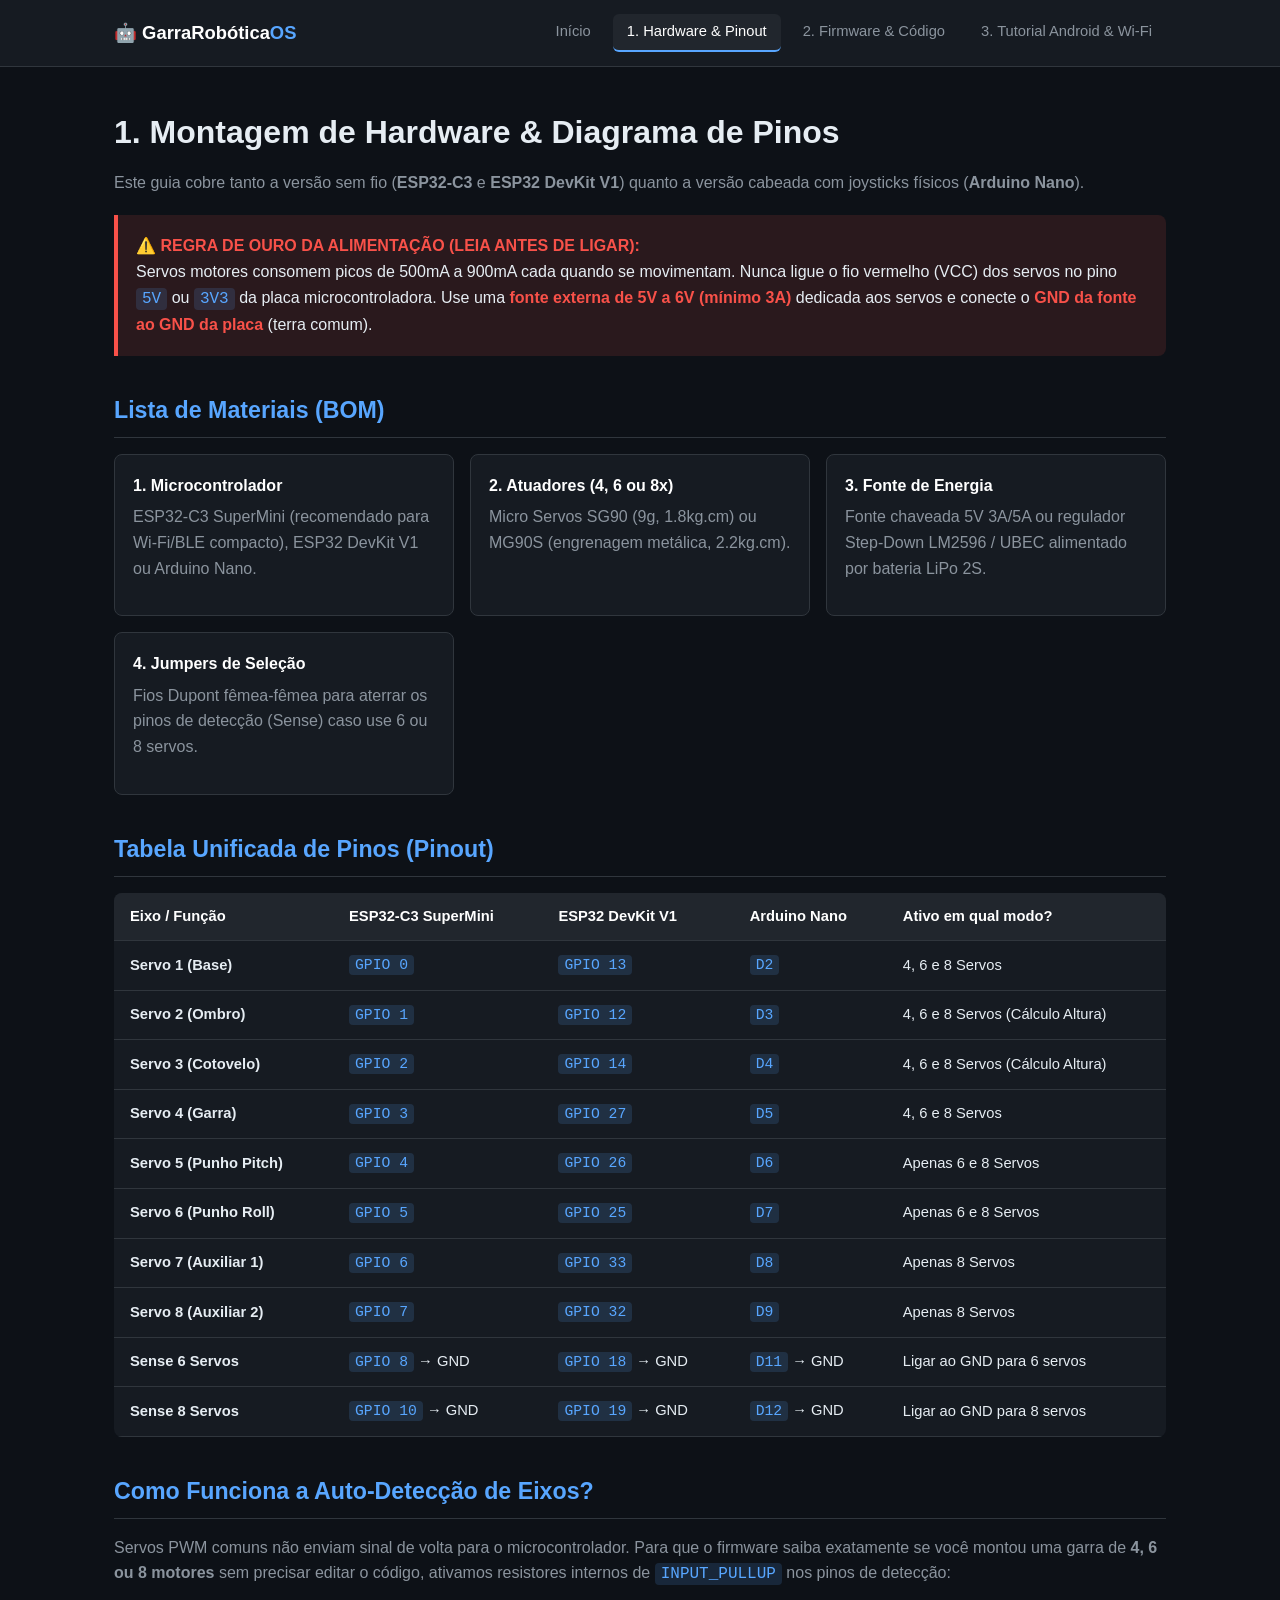
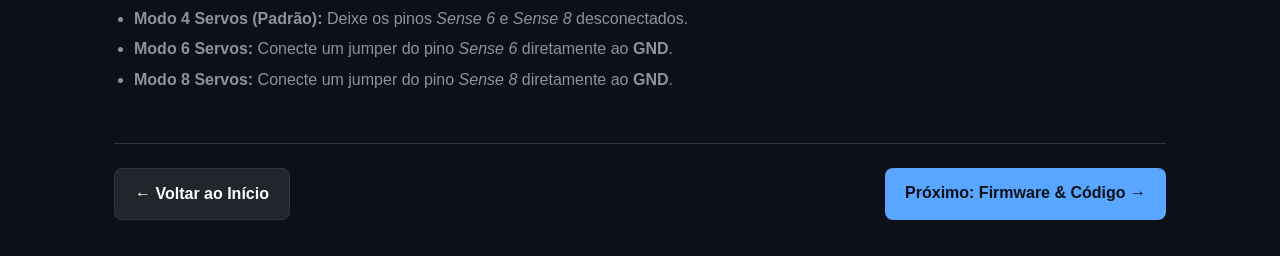
<file: new/hardware.html>
<!DOCTYPE html>
<html lang="pt-BR">
<head>
  <meta charset="UTF-8" />
  <meta name="viewport" content="width=device-width, initial-scale=1.0" />
  <title>1. Hardware & Pinout | Garra Robótica Adaptável</title>
  <style>
    :root {
      --bg-primary: #0d1117; --bg-secondary: #161b22; --bg-tertiary: #21262d;
      --border: #30363d; --text: #e6edf3; --muted: #8b949e;
      --blue: #58a6ff; --green: #3fb950; --amber: #d29922; --red: #f85149;
      --font-sans: -apple-system, BlinkMacSystemFont, "Segoe UI", Roboto, sans-serif;
      --font-mono: ui-monospace, SFMono-Regular, Menlo, Consolas, monospace;
    }
    * { box-sizing: border-box; margin: 0; padding: 0; }
    body { background: var(--bg-primary); color: var(--text); font-family: var(--font-sans); line-height: 1.6; }
    header { background: var(--bg-secondary); border-bottom: 1px solid var(--border); position: sticky; top: 0; z-index: 100; }
    .nav-container { max-width: 1100px; margin: 0 auto; padding: 14px 24px; display: flex; justify-content: space-between; align-items: center; flex-wrap: wrap; gap: 12px; }
    .logo { font-weight: 700; font-size: 1.15rem; color: #fff; text-decoration: none; }
    .logo span { color: var(--blue); }
    nav { display: flex; gap: 8px; flex-wrap: wrap; }
    nav a { color: var(--muted); text-decoration: none; padding: 6px 14px; border-radius: 6px; font-size: 0.92rem; font-weight: 500; }
    nav a:hover, nav a.active { background: var(--bg-tertiary); color: #fff; }
    nav a.active { border-bottom: 2px solid var(--blue); }
    main { max-width: 1100px; margin: 0 auto; padding: 40px 24px; }
    h1 { font-size: 2rem; margin-bottom: 12px; }
    h2 { font-size: 1.45rem; margin: 36px 0 16px; border-bottom: 1px solid var(--border); padding-bottom: 8px; color: var(--blue); }
    p { color: var(--muted); margin-bottom: 16px; }
    .alert-danger { background: rgba(248, 81, 73, 0.12); border-left: 4px solid var(--red); padding: 18px; border-radius: 0 8px 8px 0; margin: 20px 0; }
    .alert-danger strong { color: var(--red); }
    table { width: 100%; border-collapse: collapse; background: var(--bg-secondary); border-radius: 8px; overflow: hidden; margin-bottom: 24px; font-size: 0.92rem; }
    th, td { padding: 12px 16px; text-align: left; border-bottom: 1px solid var(--border); }
    th { background: var(--bg-tertiary); color: #fff; }
    code { background: rgba(88, 166, 255, 0.15); color: var(--blue); padding: 2px 6px; border-radius: 4px; font-family: var(--font-mono); }
    .bom-grid { display: grid; grid-template-columns: repeat(auto-fit, minmax(260px, 1fr)); gap: 16px; }
    .bom-card { background: var(--bg-secondary); border: 1px solid var(--border); padding: 18px; border-radius: 8px; }
    .bom-card h4 { color: #fff; margin-bottom: 6px; }
    .next-bar { display: flex; justify-content: space-between; margin-top: 48px; padding-top: 24px; border-top: 1px solid var(--border); }
    .btn { padding: 12px 20px; border-radius: 8px; text-decoration: none; font-weight: 600; background: var(--bg-tertiary); color: #fff; border: 1px solid var(--border); }
    .btn-primary { background: var(--blue); color: #0d1117; border: none; }
  </style>
</head>
<body>

  <header>
    <div class="nav-container">
      <a href="index.html" class="logo">🤖 GarraRobótica<span>OS</span></a>
      <nav>
        <a href="index.html">Início</a>
        <a href="hardware.html" class="active">1. Hardware & Pinout</a>
        <a href="firmware.html">2. Firmware & Código</a>
        <a href="tutorial.html">3. Tutorial Android & Wi-Fi</a>
      </nav>
    </div>
  </header>

  <main>
    <h1>1. Montagem de Hardware & Diagrama de Pinos</h1>
    <p>Este guia cobre tanto a versão sem fio (<strong>ESP32-C3</strong> e <strong>ESP32 DevKit V1</strong>) quanto a versão cabeada com joysticks físicos (<strong>Arduino Nano</strong>).</p>

    <div class="alert-danger">
      <strong>⚠️ REGRA DE OURO DA ALIMENTAÇÃO (LEIA ANTES DE LIGAR):</strong><br/>
      Servos motores consomem picos de 500mA a 900mA cada quando se movimentam. Nunca ligue o fio vermelho (VCC) dos servos no pino <code>5V</code> ou <code>3V3</code> da placa microcontroladora. Use uma <strong>fonte externa de 5V a 6V (mínimo 3A)</strong> dedicada aos servos e conecte o <strong>GND da fonte ao GND da placa</strong> (terra comum).
    </div>

    <h2>Lista de Materiais (BOM)</h2>
    <div class="bom-grid">
      <div class="bom-card">
        <h4>1. Microcontrolador</h4>
        <p>ESP32-C3 SuperMini (recomendado para Wi-Fi/BLE compacto), ESP32 DevKit V1 ou Arduino Nano.</p>
      </div>
      <div class="bom-card">
        <h4>2. Atuadores (4, 6 ou 8x)</h4>
        <p>Micro Servos SG90 (9g, 1.8kg.cm) ou MG90S (engrenagem metálica, 2.2kg.cm).</p>
      </div>
      <div class="bom-card">
        <h4>3. Fonte de Energia</h4>
        <p>Fonte chaveada 5V 3A/5A ou regulador Step-Down LM2596 / UBEC alimentado por bateria LiPo 2S.</p>
      </div>
      <div class="bom-card">
        <h4>4. Jumpers de Seleção</h4>
        <p>Fios Dupont fêmea-fêmea para aterrar os pinos de detecção (Sense) caso use 6 ou 8 servos.</p>
      </div>
    </div>

    <h2>Tabela Unificada de Pinos (Pinout)</h2>
    <table>
      <thead>
        <tr>
          <th>Eixo / Função</th>
          <th>ESP32-C3 SuperMini</th>
          <th>ESP32 DevKit V1</th>
          <th>Arduino Nano</th>
          <th>Ativo em qual modo?</th>
        </tr>
      </thead>
      <tbody>
        <tr><td><strong>Servo 1 (Base)</strong></td><td><code>GPIO 0</code></td><td><code>GPIO 13</code></td><td><code>D2</code></td><td>4, 6 e 8 Servos</td></tr>
        <tr><td><strong>Servo 2 (Ombro)</strong></td><td><code>GPIO 1</code></td><td><code>GPIO 12</code></td><td><code>D3</code></td><td>4, 6 e 8 Servos (Cálculo Altura)</td></tr>
        <tr><td><strong>Servo 3 (Cotovelo)</strong></td><td><code>GPIO 2</code></td><td><code>GPIO 14</code></td><td><code>D4</code></td><td>4, 6 e 8 Servos (Cálculo Altura)</td></tr>
        <tr><td><strong>Servo 4 (Garra)</strong></td><td><code>GPIO 3</code></td><td><code>GPIO 27</code></td><td><code>D5</code></td><td>4, 6 e 8 Servos</td></tr>
        <tr><td><strong>Servo 5 (Punho Pitch)</strong></td><td><code>GPIO 4</code></td><td><code>GPIO 26</code></td><td><code>D6</code></td><td>Apenas 6 e 8 Servos</td></tr>
        <tr><td><strong>Servo 6 (Punho Roll)</strong></td><td><code>GPIO 5</code></td><td><code>GPIO 25</code></td><td><code>D7</code></td><td>Apenas 6 e 8 Servos</td></tr>
        <tr><td><strong>Servo 7 (Auxiliar 1)</strong></td><td><code>GPIO 6</code></td><td><code>GPIO 33</code></td><td><code>D8</code></td><td>Apenas 8 Servos</td></tr>
        <tr><td><strong>Servo 8 (Auxiliar 2)</strong></td><td><code>GPIO 7</code></td><td><code>GPIO 32</code></td><td><code>D9</code></td><td>Apenas 8 Servos</td></tr>
        <tr><td><strong>Sense 6 Servos</strong></td><td><code>GPIO 8</code> → GND</td><td><code>GPIO 18</code> → GND</td><td><code>D11</code> → GND</td><td>Ligar ao GND para 6 servos</td></tr>
        <tr><td><strong>Sense 8 Servos</strong></td><td><code>GPIO 10</code> → GND</td><td><code>GPIO 19</code> → GND</td><td><code>D12</code> → GND</td><td>Ligar ao GND para 8 servos</td></tr>
      </tbody>
    </table>

    <h2>Como Funciona a Auto-Detecção de Eixos?</h2>
    <p>
      Servos PWM comuns não enviam sinal de volta para o microcontrolador. Para que o firmware saiba exatamente se você montou uma garra de <strong>4, 6 ou 8 motores</strong> sem precisar editar o código, ativamos resistores internos de <code>INPUT_PULLUP</code> nos pinos de detecção:
    </p>
    <ul style="color: var(--muted); margin-left: 20px; line-height: 1.9;">
      <li><strong>Modo 4 Servos (Padrão):</strong> Deixe os pinos <em>Sense 6</em> e <em>Sense 8</em> desconectados.</li>
      <li><strong>Modo 6 Servos:</strong> Conecte um jumper do pino <em>Sense 6</em> diretamente ao <strong>GND</strong>.</li>
      <li><strong>Modo 8 Servos:</strong> Conecte um jumper do pino <em>Sense 8</em> diretamente ao <strong>GND</strong>.</li>
    </ul>

    <div class="next-bar">
      <a href="index.html" class="btn">← Voltar ao Início</a>
      <a href="firmware.html" class="btn btn-primary">Próximo: Firmware & Código →</a>
    </div>
  </main>

</body>
</html>
</file>
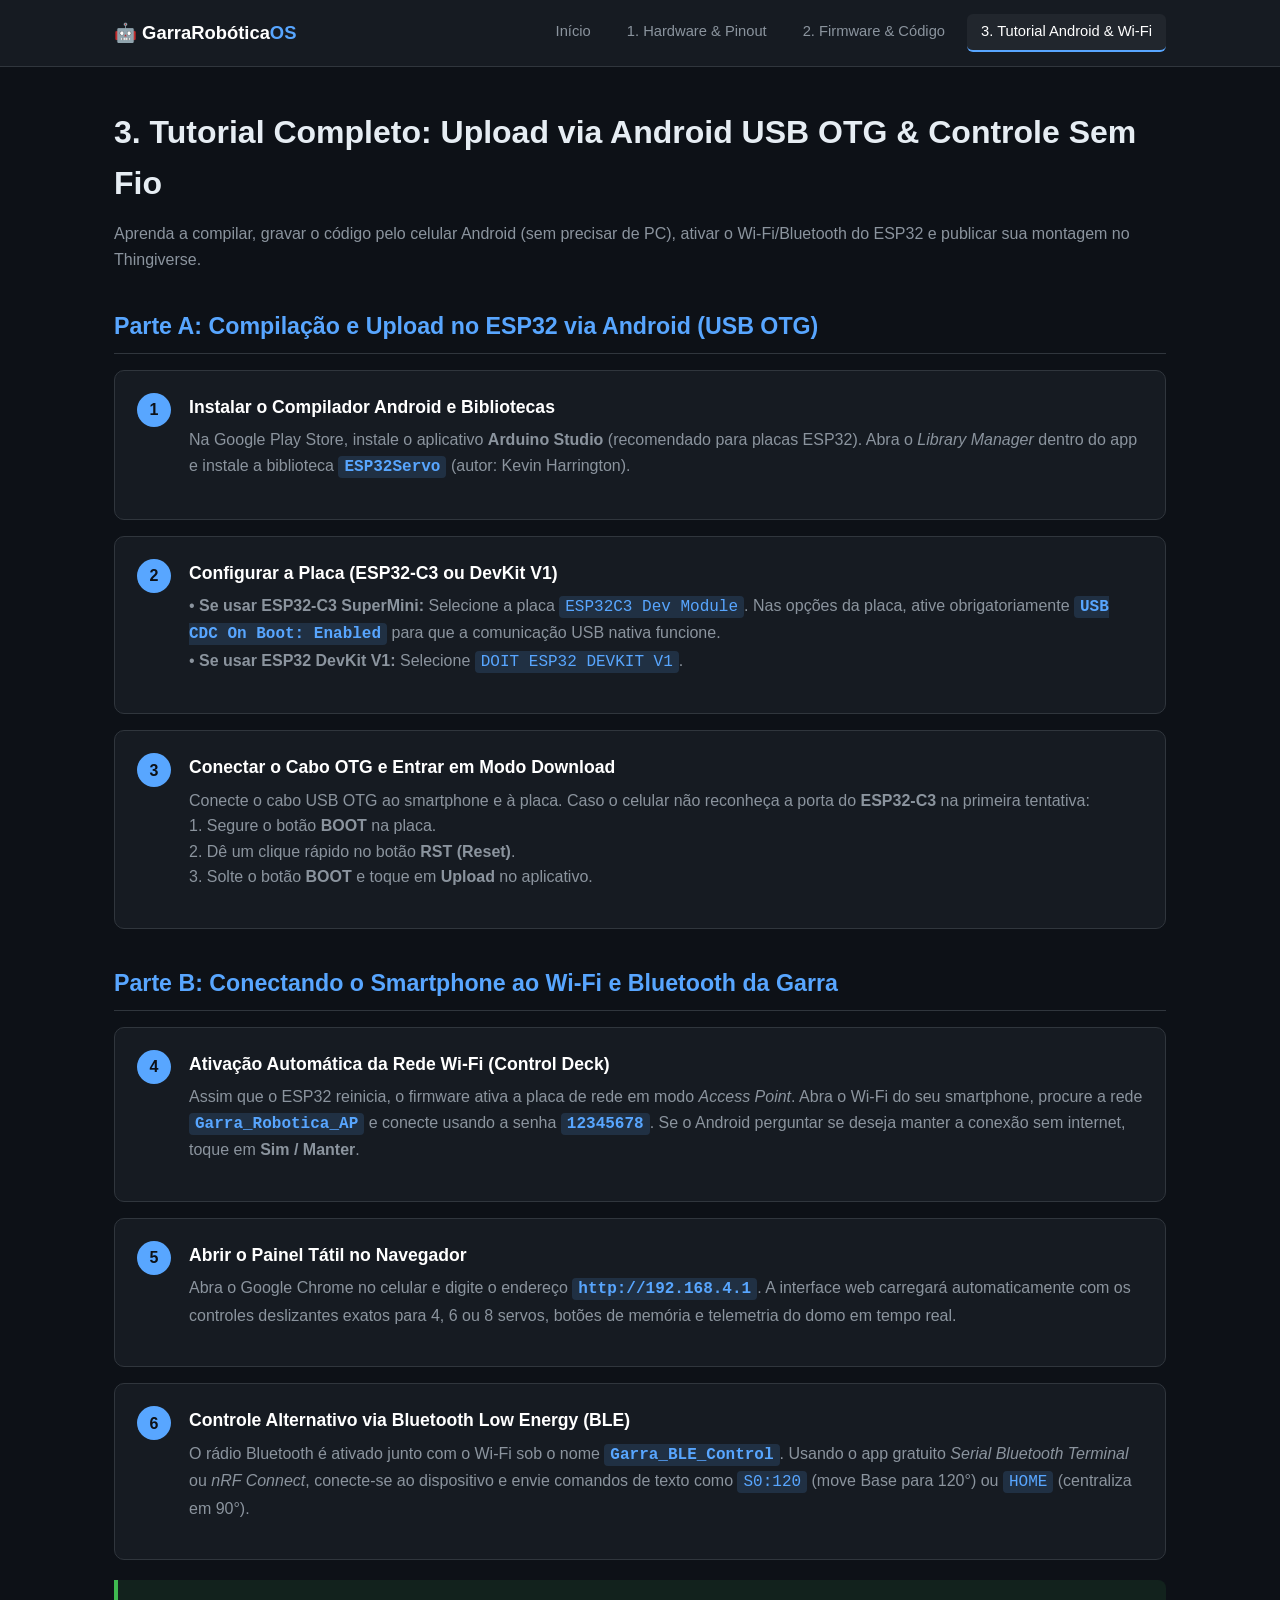
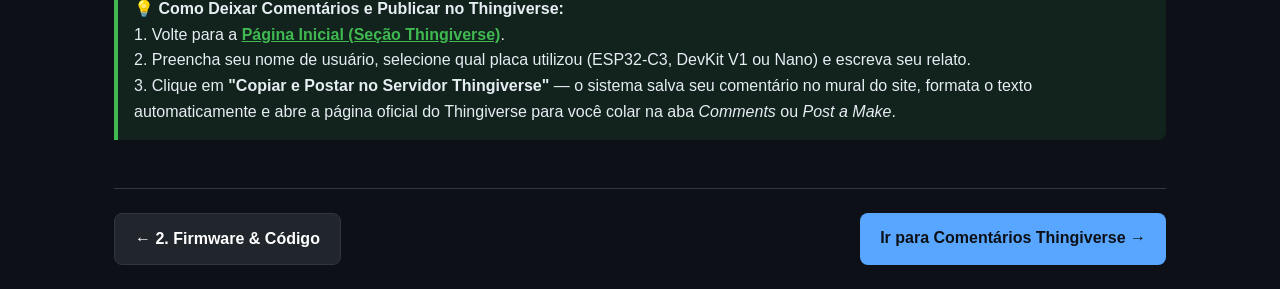
<file: new/tutorial.html>
<!DOCTYPE html>
<html lang="pt-BR">
<head>
  <meta charset="UTF-8" />
  <meta name="viewport" content="width=device-width, initial-scale=1.0" />
  <title>3. Tutorial Android USB OTG & Wi-Fi | Garra Robótica</title>
  <style>
    :root {
      --bg-primary: #0d1117; --bg-secondary: #161b22; --bg-tertiary: #21262d;
      --border: #30363d; --text: #e6edf3; --muted: #8b949e;
      --blue: #58a6ff; --green: #3fb950; --amber: #d29922;
      --font-sans: -apple-system, BlinkMacSystemFont, "Segoe UI", Roboto, sans-serif;
      --font-mono: ui-monospace, SFMono-Regular, Menlo, Consolas, monospace;
    }
    * { box-sizing: border-box; margin: 0; padding: 0; }
    body { background: var(--bg-primary); color: var(--text); font-family: var(--font-sans); line-height: 1.6; }
    header { background: var(--bg-secondary); border-bottom: 1px solid var(--border); position: sticky; top: 0; z-index: 100; }
    .nav-container { max-width: 1100px; margin: 0 auto; padding: 14px 24px; display: flex; justify-content: space-between; align-items: center; flex-wrap: wrap; gap: 12px; }
    .logo { font-weight: 700; font-size: 1.15rem; color: #fff; text-decoration: none; }
    .logo span { color: var(--blue); }
    nav { display: flex; gap: 8px; flex-wrap: wrap; }
    nav a { color: var(--muted); text-decoration: none; padding: 6px 14px; border-radius: 6px; font-size: 0.92rem; font-weight: 500; }
    nav a:hover, nav a.active { background: var(--bg-tertiary); color: #fff; }
    nav a.active { border-bottom: 2px solid var(--blue); }
    main { max-width: 1100px; margin: 0 auto; padding: 40px 24px; }
    h1 { font-size: 2rem; margin-bottom: 12px; }
    h2 { font-size: 1.45rem; margin: 36px 0 16px; border-bottom: 1px solid var(--border); padding-bottom: 8px; color: var(--blue); }
    p { color: var(--muted); margin-bottom: 16px; }
    .step {
      background: var(--bg-secondary);
      border: 1px solid var(--border);
      border-radius: 10px;
      padding: 22px;
      margin-bottom: 16px;
      display: flex;
      gap: 18px;
      align-items: flex-start;
    }
    .step-num {
      background: var(--blue);
      color: #0d1117;
      font-weight: 800;
      width: 34px;
      height: 34px;
      border-radius: 50%;
      display: flex;
      align-items: center;
      justify-content: center;
      flex-shrink: 0;
    }
    .step h3 { color: #fff; margin-bottom: 6px; font-size: 1.1rem; }
    code { background: rgba(88, 166, 255, 0.15); color: var(--blue); padding: 2px 6px; border-radius: 4px; font-family: var(--font-mono); }
    .tip-box { background: rgba(63, 185, 80, 0.1); border-left: 4px solid var(--green); padding: 16px; border-radius: 0 8px 8px 0; margin: 20px 0; }
    .next-bar { display: flex; justify-content: space-between; margin-top: 48px; padding-top: 24px; border-top: 1px solid var(--border); }
    .btn { padding: 12px 20px; border-radius: 8px; text-decoration: none; font-weight: 600; background: var(--bg-tertiary); color: #fff; border: 1px solid var(--border); }
    .btn-primary { background: var(--blue); color: #0d1117; border: none; }
  </style>
</head>
<body>

  <header>
    <div class="nav-container">
      <a href="index.html" class="logo">🤖 GarraRobótica<span>OS</span></a>
      <nav>
        <a href="index.html">Início</a>
        <a href="hardware.html">1. Hardware & Pinout</a>
        <a href="firmware.html">2. Firmware & Código</a>
        <a href="tutorial.html" class="active">3. Tutorial Android & Wi-Fi</a>
      </nav>
    </div>
  </header>

  <main>
    <h1>3. Tutorial Completo: Upload via Android USB OTG & Controle Sem Fio</h1>
    <p>Aprenda a compilar, gravar o código pelo celular Android (sem precisar de PC), ativar o Wi-Fi/Bluetooth do ESP32 e publicar sua montagem no Thingiverse.</p>

    <h2>Parte A: Compilação e Upload no ESP32 via Android (USB OTG)</h2>

    <div class="step">
      <div class="step-num">1</div>
      <div>
        <h3>Instalar o Compilador Android e Bibliotecas</h3>
        <p>Na Google Play Store, instale o aplicativo <strong>Arduino Studio</strong> (recomendado para placas ESP32). Abra o <em>Library Manager</em> dentro do app e instale a biblioteca <strong><code>ESP32Servo</code></strong> (autor: Kevin Harrington).</p>
      </div>
    </div>

    <div class="step">
      <div class="step-num">2</div>
      <div>
        <h3>Configurar a Placa (ESP32-C3 ou DevKit V1)</h3>
        <p>
          • <strong>Se usar ESP32-C3 SuperMini:</strong> Selecione a placa <code>ESP32C3 Dev Module</code>. Nas opções da placa, ative obrigatoriamente <strong><code>USB CDC On Boot: Enabled</code></strong> para que a comunicação USB nativa funcione.<br/>
          • <strong>Se usar ESP32 DevKit V1:</strong> Selecione <code>DOIT ESP32 DEVKIT V1</code>.
        </p>
      </div>
    </div>

    <div class="step">
      <div class="step-num">3</div>
      <div>
        <h3>Conectar o Cabo OTG e Entrar em Modo Download</h3>
        <p>
          Conecte o cabo USB OTG ao smartphone e à placa. Caso o celular não reconheça a porta do <strong>ESP32-C3</strong> na primeira tentativa:<br/>
          1. Segure o botão <strong>BOOT</strong> na placa.<br/>
          2. Dê um clique rápido no botão <strong>RST (Reset)</strong>.<br/>
          3. Solte o botão <strong>BOOT</strong> e toque em <strong>Upload</strong> no aplicativo.
        </p>
      </div>
    </div>

    <h2>Parte B: Conectando o Smartphone ao Wi-Fi e Bluetooth da Garra</h2>

    <div class="step">
      <div class="step-num">4</div>
      <div>
        <h3>Ativação Automática da Rede Wi-Fi (Control Deck)</h3>
        <p>
          Assim que o ESP32 reinicia, o firmware ativa a placa de rede em modo <em>Access Point</em>. Abra o Wi-Fi do seu smartphone, procure a rede <strong><code>Garra_Robotica_AP</code></strong> e conecte usando a senha <strong><code>12345678</code></strong>. Se o Android perguntar se deseja manter a conexão sem internet, toque em <strong>Sim / Manter</strong>.
        </p>
      </div>
    </div>

    <div class="step">
      <div class="step-num">5</div>
      <div>
        <h3>Abrir o Painel Tátil no Navegador</h3>
        <p>
          Abra o Google Chrome no celular e digite o endereço <strong><code>http://192.168.4.1</code></strong>. A interface web carregará automaticamente com os controles deslizantes exatos para 4, 6 ou 8 servos, botões de memória e telemetria do domo em tempo real.
        </p>
      </div>
    </div>

    <div class="step">
      <div class="step-num">6</div>
      <div>
        <h3>Controle Alternativo via Bluetooth Low Energy (BLE)</h3>
        <p>
          O rádio Bluetooth é ativado junto com o Wi-Fi sob o nome <strong><code>Garra_BLE_Control</code></strong>. Usando o app gratuito <em>Serial Bluetooth Terminal</em> ou <em>nRF Connect</em>, conecte-se ao dispositivo e envie comandos de texto como <code>S0:120</code> (move Base para 120°) ou <code>HOME</code> (centraliza em 90°).
        </p>
      </div>
    </div>

    <div class="tip-box">
      <strong>💡 Como Deixar Comentários e Publicar no Thingiverse:</strong><br/>
      1. Volte para a <a href="index.html#thingiverse" style="color: var(--green); font-weight: bold;">Página Inicial (Seção Thingiverse)</a>.<br/>
      2. Preencha seu nome de usuário, selecione qual placa utilizou (ESP32-C3, DevKit V1 ou Nano) e escreva seu relato.<br/>
      3. Clique em <strong>"Copiar e Postar no Servidor Thingiverse"</strong> — o sistema salva seu comentário no mural do site, formata o texto automaticamente e abre a página oficial do Thingiverse para você colar na aba <em>Comments</em> ou <em>Post a Make</em>.
    </div>

    <div class="next-bar">
      <a href="firmware.html" class="btn">← 2. Firmware & Código</a>
      <a href="index.html#thingiverse" class="btn btn-primary">Ir para Comentários Thingiverse →</a>
    </div>
  </main>

</body>
</html>
</file>
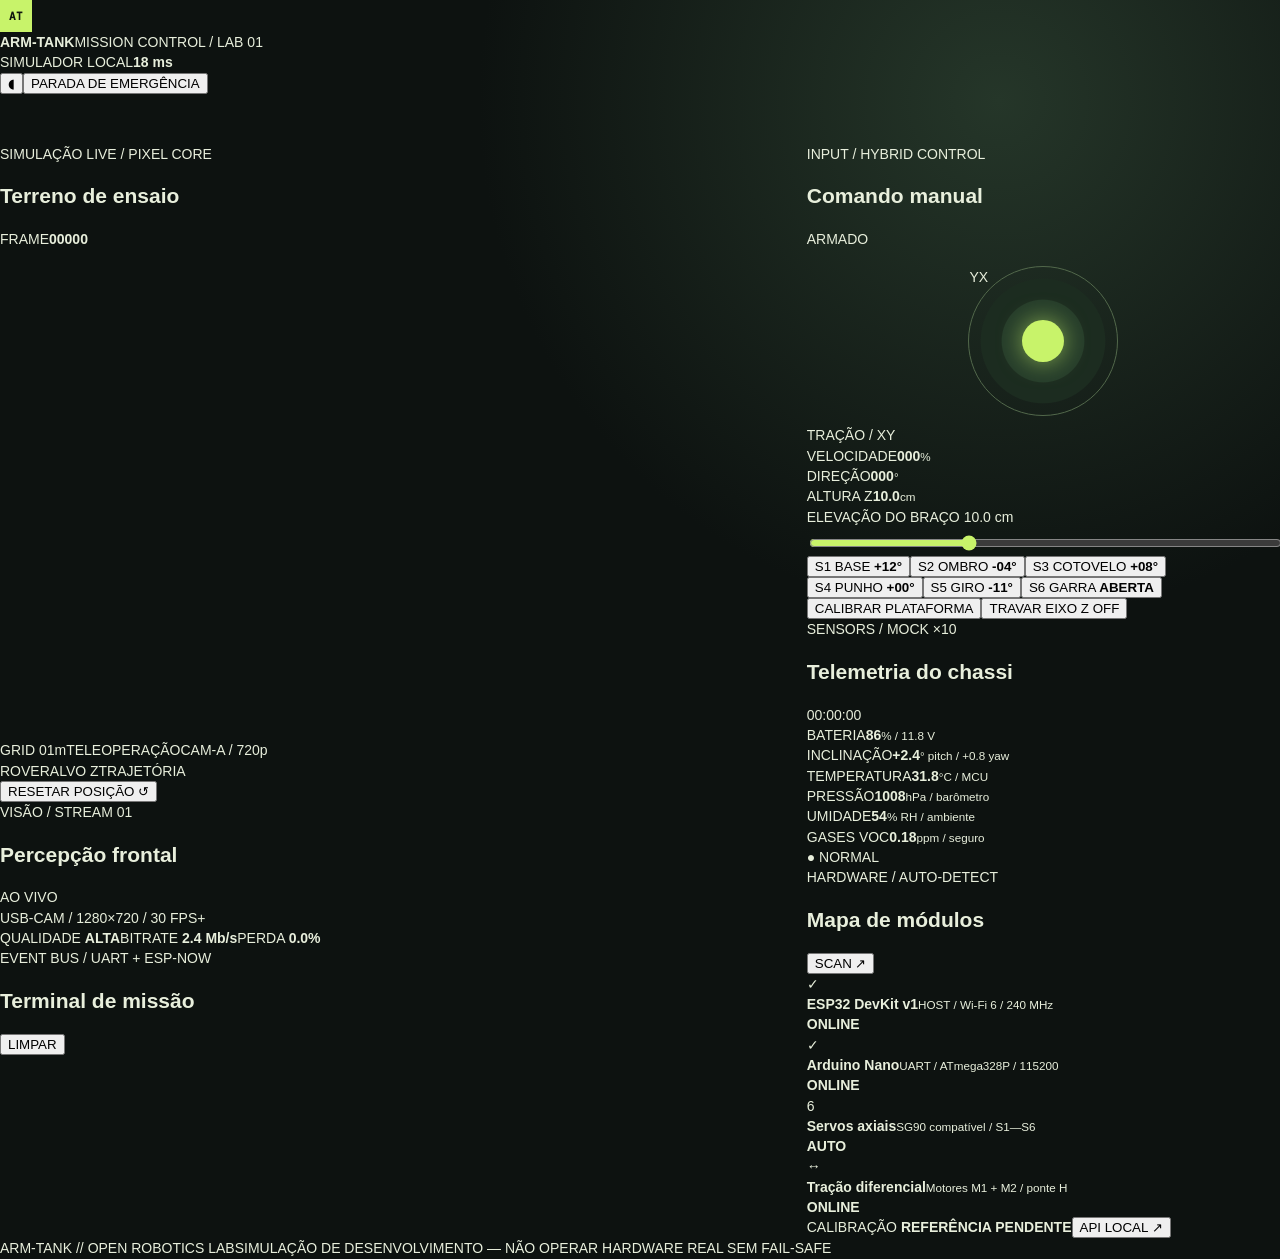
<file: site/landingpage.html>
<!DOCTYPE html>
<html lang="pt-BR">
  <head>
    <meta charset="UTF-8" />
    <meta name="viewport" content="width=device-width, initial-scale=1.0" />
    <meta name="theme-color" content="#111713" />
    <title>Arm-Tank // Mission Control</title>
    <link rel="preconnect" href="https://fonts.googleapis.com" />
    <link rel="preconnect" href="https://fonts.gstatic.com" crossorigin />
    <link href="https://fonts.googleapis.com/css2?family=DM+Mono:wght@400;500&family=Space+Grotesk:wght@400;500;600;700&display=swap" rel="stylesheet" />
    <link rel="stylesheet" href="styles.css" />
  </head>
  <body>
    <header class="topbar">
      <div class="brand-lockup"><span class="brand-mark">AT</span><div><strong>ARM-TANK</strong><span>MISSION CONTROL / LAB 01</span></div></div>
      <div class="topbar-status"><span class="status-dot"></span><span id="connection-label">SIMULADOR LOCAL</span><b id="latency-label">18 ms</b></div>
      <div class="topbar-actions"><button class="icon-button" id="sound-toggle" title="Alternar alertas sonoros" aria-label="Alternar alertas sonoros">◖</button><button class="danger-button" id="emergency-stop">PARADA DE EMERGÊNCIA</button></div>
    </header>
    <main class="mission-grid">
      <section class="simulation-column" aria-label="Simulação do robô">
        <div class="panel panel-simulation">
          <div class="panel-heading"><div><span class="kicker">SIMULAÇÃO LIVE / PIXEL CORE</span><h1>Terreno de ensaio</h1></div><div class="readout"><span>FRAME</span><strong id="frame-label">00000</strong></div></div>
          <div class="viewport-wrap"><canvas id="robot-canvas" width="900" height="560" aria-label="Simulação pixelada do robô tanque"></canvas><div class="viewport-overlay"><span>GRID 01m</span><span id="mode-label">TELEOPERAÇÃO</span><span>CAM-A / 720p</span></div></div>
          <div class="simulation-footer"><div class="legend"><span><i class="legend-swatch robot"></i>ROVER</span><span><i class="legend-swatch target"></i>ALVO Z</span><span><i class="legend-swatch path"></i>TRAJETÓRIA</span></div><button class="ghost-button" id="reset-position">RESETAR POSIÇÃO ↺</button></div>
        </div>
        <div class="split-panels">
          <section class="panel camera-panel"><div class="panel-heading compact"><div><span class="kicker">VISÃO / STREAM 01</span><h2>Percepção frontal</h2></div><span class="live-tag"><i></i>AO VIVO</span></div><div class="camera-feed"><div class="camera-reticle"></div><span class="camera-meta">USB-CAM / 1280×720 / 30 FPS</span><span class="camera-crosshair">+</span></div><div class="camera-controls"><span>QUALIDADE <b>ALTA</b></span><span>BITRATE <b>2.4 Mb/s</b></span><span>PERDA <b class="good">0.0%</b></span></div></section>
          <section class="panel terminal-panel"><div class="panel-heading compact"><div><span class="kicker">EVENT BUS / UART + ESP-NOW</span><h2>Terminal de missão</h2></div><button class="text-button" id="clear-log">LIMPAR</button></div><div class="terminal" id="terminal" role="log" aria-live="polite"></div></section>
        </div>
      </section>
      <aside class="control-column" aria-label="Controle e telemetria">
        <section class="panel control-panel"><div class="panel-heading compact"><div><span class="kicker">INPUT / HYBRID CONTROL</span><h2>Comando manual</h2></div><span class="control-badge">ARMADO</span></div><div class="joystick-row"><div class="joystick-wrap"><div class="joystick" id="joystick" aria-label="Joystick de locomoção" role="slider" tabindex="0"><div class="joystick-ring"></div><div class="joystick-knob"></div><span class="axis-label y">Y</span><span class="axis-label x">X</span></div><span class="control-caption">TRAÇÃO / XY</span></div><div class="axis-readouts"><div><span>VELOCIDADE</span><strong id="velocity-value">000</strong><small>%</small></div><div><span>DIREÇÃO</span><strong id="direction-value">000</strong><small>°</small></div><div><span>ALTURA Z</span><strong id="height-value">10.0</strong><small>cm</small></div></div></div><div class="arm-controls"><label for="arm-height">ELEVAÇÃO DO BRAÇO <output id="arm-height-output">10.0 cm</output></label><input id="arm-height" type="range" min="0" max="30" step="0.1" value="10" /><div class="servo-grid"><button class="servo-button active" data-servo="0">S1 BASE <b>+12°</b></button><button class="servo-button" data-servo="1">S2 OMBRO <b>-04°</b></button><button class="servo-button" data-servo="2">S3 COTOVELO <b>+08°</b></button><button class="servo-button" data-servo="3">S4 PUNHO <b>+00°</b></button><button class="servo-button" data-servo="4">S5 GIRO <b>-11°</b></button><button class="servo-button" data-servo="5">S6 GARRA <b>ABERTA</b></button></div></div><div class="quick-actions"><button class="primary-button" id="calibrate-button">CALIBRAR PLATAFORMA</button><button class="secondary-button" id="hold-z">TRAVAR EIXO Z <span>OFF</span></button></div></section>
        <section class="panel telemetry-panel"><div class="panel-heading compact"><div><span class="kicker">SENSORS / MOCK ×10</span><h2>Telemetria do chassi</h2></div><span class="telemetry-clock" id="telemetry-clock">00:00:00</span></div><div class="telemetry-grid"><div class="metric"><span>BATERIA</span><strong id="battery">86</strong><small>% / 11.8 V</small><div class="meter"><i id="battery-meter"></i></div></div><div class="metric"><span>INCLINAÇÃO</span><strong id="tilt">+2.4</strong><small>° pitch / +0.8 yaw</small><div class="sparkline"><i></i></div></div><div class="metric"><span>TEMPERATURA</span><strong id="temperature">31.8</strong><small>°C / MCU</small><div class="meter warm"><i id="temperature-meter"></i></div></div><div class="metric"><span>PRESSÃO</span><strong id="pressure">1008</strong><small>hPa / barômetro</small><div class="sparkline amber"><i></i></div></div><div class="metric"><span>UMIDADE</span><strong id="humidity">54</strong><small>% RH / ambiente</small><div class="meter"><i id="humidity-meter"></i></div></div><div class="metric"><span>GASES VOC</span><strong id="gas">0.18</strong><small>ppm / seguro</small><div class="signal-safe">● NORMAL</div></div></div></section>
        <section class="panel discovery-panel"><div class="panel-heading compact"><div><span class="kicker">HARDWARE / AUTO-DETECT</span><h2>Mapa de módulos</h2></div><button class="scan-button" id="scan-button">SCAN ↗</button></div><div class="module-list" id="module-list"><div class="module-row"><span class="module-icon ok">✓</span><div><strong>ESP32 DevKit v1</strong><small>HOST / Wi-Fi 6 / 240 MHz</small></div><b>ONLINE</b></div><div class="module-row"><span class="module-icon ok">✓</span><div><strong>Arduino Nano</strong><small>UART / ATmega328P / 115200</small></div><b>ONLINE</b></div><div class="module-row"><span class="module-icon warn">6</span><div><strong>Servos axiais</strong><small>SG90 compatível / S1—S6</small></div><b>AUTO</b></div><div class="module-row"><span class="module-icon ok">↔</span><div><strong>Tração diferencial</strong><small>Motores M1 + M2 / ponte H</small></div><b>ONLINE</b></div></div><div class="discovery-footer"><span>CALIBRAÇÃO <b id="calibration-status">REFERÊNCIA PENDENTE</b></span><button class="text-button" id="open-api">API LOCAL ↗</button></div></section>
      </aside>
    </main>
    <footer class="site-footer"><span>ARM-TANK // OPEN ROBOTICS LAB</span><span>SIMULAÇÃO DE DESENVOLVIMENTO — NÃO OPERAR HARDWARE REAL SEM FAIL-SAFE</span><span id="year"></span></footer>
    <script src="app.js"></script>
  </body>
</html>
</file>
<file: site/styles.css>
:root{--bg:#0d1210;--panel:#141c17;--panel-2:#1a251d;--ink:#e8efdc;--muted:#98a991;--line:#304136;--acid:#c8f36a;--cyan:#72e0ca;--amber:#f4bb61;--red:#ff776f;--mono:'DM Mono',monospace;--sans:'Manrope',sans-serif;--display:'Space Grotesk',sans-serif}*{box-sizing:border-box}html{background:var(--bg);scroll-behavior:smooth}body{margin:0;min-width:320px;background:radial-gradient(circle at 78% 8%,#253629 0,#0d1210 34%),var(--bg);color:var(--ink);font-family:var(--sans);font-size:14px;line-height:1.45;overflow:hidden}.skip-link{position:fixed;top:-50px;left:16px;background:var(--acid);color:#101610;padding:10px 14px;z-index:20}.skip-link:focus{top:16px}.site-header{height:72px;padding:0 4vw;border-bottom:1px solid var(--line);display:flex;align-items:center;justify-content:space-between;position:fixed;top:0;left:0;right:0;z-index:10;background:rgba(13,18,16,.87);backdrop-filter:blur(16px)}.brand{display:flex;align-items:center;gap:11px;color:var(--ink);text-decoration:none}.brand-mark{display:grid;place-items:center;background:var(--acid);color:#11170f;width:32px;height:32px;font:bold 11px var(--mono)}.brand b{display:block;font:700 14px var(--display);letter-spacing:.18em}.brand small{display:block;color:var(--muted);font:9px var(--mono);letter-spacing:.1em}.header-meta{display:flex;align-items:center;gap:24px;color:var(--muted);font:10px var(--mono);letter-spacing:.08em}.signal{color:var(--cyan)}.signal i,.recording i{display:inline-block;width:7px;height:7px;border-radius:50%;background:var(--acid);box-shadow:0 0 14px var(--acid);margin-right:6px}.lang-button,.fullscreen-button{border:0;background:none;color:var(--muted);font:10px var(--mono);cursor:pointer}.lang-button:hover,.fullscreen-button:hover{color:var(--acid)}.presentation{height:100vh}.slide{display:none;min-height:100vh;padding:130px 8vw 100px;position:relative;overflow:hidden}.slide.active{display:block}.slide:before{content:'';position:absolute;inset:0;pointer-events:none;background:linear-gradient(90deg,transparent 0 49.9%,rgba(200,243,106,.035) 50%,transparent 50.1%),linear-gradient(rgba(200,243,106,.025) 1px,transparent 1px);background-size:100% 100%,100% 56px}.slide-hero{display:grid;grid-template-columns:1fr 1fr;align-items:center;gap:7vw;padding-top:110px}.eyebrow{margin:0 0 18px;color:var(--acid);font:500 11px var(--mono);letter-spacing:.16em}.hero-copy{max-width:640px}.hero-copy h1{max-width:680px;margin:0;font:700 clamp(42px,6vw,86px)/.98 var(--display);letter-spacing:-.045em}.hero-lead{max-width:560px;margin:28px 0;color:#b7c3ac;font-size:18px;line-height:1.65}.hero-actions{display:flex;gap:12px;flex-wrap:wrap}.button{border:1px solid transparent;padding:13px 17px;font:500 11px var(--mono);letter-spacing:.08em;cursor:pointer}.button span{margin-left:17px}.button-acid{background:var(--acid);color:#10170f}.button-acid:hover{background:#e3ff94}.button-quiet{border-color:var(--line);background:transparent;color:var(--ink)}.button-quiet:hover{border-color:var(--acid);color:var(--acid)}.hero-proof{display:flex;gap:30px;margin-top:48px;color:var(--muted);font:10px var(--mono);text-transform:uppercase}.hero-proof b{display:block;color:var(--ink);font-size:18px;font-weight:400;margin-bottom:3px}.hero-visual{position:relative;min-height:540px;display:grid;place-items:center}.hero-console{position:relative;width:min(100%,620px);padding:14px;background:#18231b;border:1px solid #496045;box-shadow:24px 24px 0 rgba(0,0,0,.22)}.hero-console:after{content:'';position:absolute;inset:10px;border:1px solid rgba(200,243,106,.14);pointer-events:none}.console-head,.console-foot{display:flex;justify-content:space-between;color:var(--muted);font:9px var(--mono);letter-spacing:.12em;padding:4px 5px 12px}.console-head i{width:7px;height:7px;border-radius:50%;background:var(--acid);box-shadow:0 0 10px var(--acid)}.console-foot{padding:10px 5px 3px}.console-foot b{color:var(--cyan)}canvas{display:block;width:100%;height:auto}.orbit{position:absolute;border:1px solid rgba(200,243,106,.18);border-radius:50%;pointer-events:none}.orbit-a{width:110%;aspect-ratio:1;animation:spin 24s linear infinite}.orbit-b{width:75%;aspect-ratio:1;border-color:rgba(114,224,202,.16);animation:spin 18s linear infinite reverse}.visual-note{position:absolute;color:var(--acid);font:9px var(--mono);letter-spacing:.1em}.note-a{top:15%;right:-3%}.note-b{bottom:14%;left:-4%}.note-a:before,.note-b:before{content:'+';font-size:20px;margin-right:9px}.section-intro{max-width:830px;position:relative;z-index:1}.section-intro h2{max-width:860px;margin:0;font:600 clamp(34px,5vw,67px)/1.02 var(--display);letter-spacing:-.045em}.section-intro p:not(.eyebrow){max-width:670px;color:#aebba7;font-size:17px;line-height:1.65}.thesis-grid{display:grid;grid-template-columns:repeat(3,1fr);gap:14px;margin-top:65px;position:relative;z-index:1}.thesis-card{min-height:270px;padding:24px;border:1px solid var(--line);background:rgba(20,28,23,.72);position:relative}.thesis-card.featured{border-color:var(--acid);background:linear-gradient(145deg,rgba(200,243,106,.12),rgba(20,28,23,.6))}.card-index{color:var(--acid);font:12px var(--mono)}.thesis-card h3{font:600 24px var(--display);margin:47px 0 12px}.thesis-card p{color:var(--muted);line-height:1.65}.thesis-card strong{position:absolute;bottom:24px;color:var(--cyan);font:10px var(--mono);letter-spacing:.06em}.architecture-map{display:grid;grid-template-columns:1fr .32fr 1fr .32fr 1fr;align-items:center;margin:100px auto 50px;max-width:1200px}.arch-node{min-height:180px;padding:24px;border:1px solid var(--line);background:var(--panel);display:flex;flex-direction:column;justify-content:space-between}.arch-node span{color:var(--acid);font:12px var(--mono)}.arch-node b{font:20px var(--display)}.arch-node small{color:var(--muted)}.arch-node.brain{border-color:var(--cyan);box-shadow:0 0 35px rgba(114,224,202,.08)}.arch-line{text-align:center;color:var(--muted);font:9px var(--mono)}.arch-line i{display:block;height:1px;background:var(--acid);position:relative;margin-bottom:13px}.arch-line i:after{content:'›';position:absolute;right:-1px;top:-12px;color:var(--acid);font-size:22px}.architecture-footer{display:flex;justify-content:center;align-items:center;gap:18px;color:var(--muted);font:10px var(--mono)}.architecture-footer code{color:var(--cyan);border:1px solid var(--line);padding:9px 14px}.status-pill{color:var(--acid);border:1px solid rgba(200,243,106,.4);padding:9px 12px}.calibration-layout{display:grid;grid-template-columns:1.2fr .8fr;gap:8vw;align-items:center;margin-top:55px}.calibration-board{aspect-ratio:1.48;background:#cbd6a2;position:relative;box-shadow:18px 18px 0 rgba(0,0,0,.24);overflow:hidden}.board-grid{position:absolute;inset:13%;background:linear-gradient(90deg,rgba(39,62,43,.45) 1px,transparent 1px),linear-gradient(rgba(39,62,43,.45) 1px,transparent 1px);background-size:10% 10%}.scan-line{position:absolute;top:13%;bottom:13%;width:2px;background:var(--acid);box-shadow:0 0 20px var(--acid);animation:scan 4s ease-in-out infinite}.board-rover{position:absolute;width:80px;height:52px;background:#253d2a;left:38%;top:47%;transform:rotate(-8deg);box-shadow:0 0 0 8px rgba(37,61,42,.2)}.board-rover:after{content:'';position:absolute;width:68px;height:14px;background:#99be58;left:6px;top:9px}.board-rover span,.board-rover i{position:absolute;width:10px;height:60px;background:#17281d;top:-4px;z-index:-1}.board-rover span{left:-9px}.board-rover i{right:-9px}.board-label{position:absolute;color:#253d2a;font:10px var(--mono)}.label-x{right:5%;bottom:7%}.label-y{right:5%;top:7%;writing-mode:vertical-rl}.label-origin{left:4%;bottom:7%}.calibration-steps{display:flex;flex-direction:column;gap:24px}.step{display:grid;grid-template-columns:38px 1fr;gap:14px;border-bottom:1px solid var(--line);padding-bottom:18px}.step>span{color:var(--acid);font:12px var(--mono)}.step b{display:block;font-size:17px}.step small{display:block;color:var(--muted);margin-top:5px}.calibration-steps .button{align-self:flex-start;margin-top:12px}.kinematics-demo{display:grid;grid-template-columns:1.4fr .6fr;gap:18px;margin-top:50px}.kinematics-screen,.axis-panel{border:1px solid var(--line);background:var(--panel);padding:14px}.screen-top,.screen-values,.card-title{display:flex;justify-content:space-between;align-items:center;font:10px var(--mono);letter-spacing:.08em;color:var(--muted)}.screen-top b{color:var(--acid);font-weight:400}.screen-values{padding-top:12px;gap:14px;justify-content:flex-start}.screen-values b{color:var(--cyan);font-weight:400}.axis-panel{display:flex;flex-direction:column;justify-content:center;gap:31px}.axis-row span{display:block;color:var(--muted);font:10px var(--mono)}.axis-row b{display:block;margin:4px 0 7px;font:500 18px var(--display)}.axis-row i,.sensor-grid i{display:block;height:4px;background:#2b3a2e}.axis-row em,.sensor-grid em{display:block;height:100%;background:var(--acid);box-shadow:0 0 10px rgba(200,243,106,.3)}.axis-note{border-left:2px solid var(--amber);padding-left:14px;color:#bac5ae;font-size:13px}.mission-grid{display:grid;grid-template-columns:1.25fr .75fr;gap:18px;margin-top:50px}.mission-video{border:1px solid var(--line);background:#19241d;position:relative;padding:14px}.mission-video:before{content:'';position:absolute;inset:14px;background:linear-gradient(rgba(200,243,106,.04) 1px,transparent 1px);background-size:100% 7px;pointer-events:none;z-index:1}.video-overlay,.video-bottom{position:absolute;left:28px;right:28px;z-index:2;display:flex;justify-content:space-between;color:var(--muted);font:9px var(--mono)}.video-overlay{top:27px}.video-bottom{bottom:25px}.video-bottom b{color:var(--cyan);font-weight:400}.mission-capabilities{display:flex;flex-direction:column;justify-content:center;gap:25px;padding:22px}.capability{display:grid;grid-template-columns:40px 1fr;gap:12px;align-items:start}.capability>span{color:var(--acid);font-size:26px}.capability b{display:block;font-size:17px}.capability small{display:block;color:var(--muted);margin-top:5px;line-height:1.5}.mission-tag{color:var(--amber);font:10px var(--mono);letter-spacing:.1em;border-top:1px solid var(--line);padding-top:20px}.lab-slide{padding-top:112px}.lab-heading{display:flex;justify-content:space-between;align-items:end;margin-bottom:22px}.lab-heading h2{margin:4px 0 0;font:600 36px var(--display)}.lab-actions{display:flex;gap:8px}.mini-button{background:transparent;border:1px solid var(--acid);color:var(--acid);padding:10px 15px;font:10px var(--mono);cursor:pointer}.mini-button.danger{border-color:var(--red);color:var(--red)}.lab-layout{display:grid;grid-template-columns:1fr 310px;gap:14px}.lab-viewport,.lab-sidebar>div{border:1px solid var(--line);background:#17231b}.lab-viewport{padding:12px}.lab-topline,.lab-bottomline{display:flex;justify-content:space-between;color:var(--muted);font:9px var(--mono);letter-spacing:.08em;padding:2px 4px 11px}.lab-topline b{color:var(--acid);font-weight:400}.lab-bottomline{padding:11px 4px 2px}.lab-sidebar{display:flex;flex-direction:column;gap:14px}.control-card,.sensor-card{padding:16px}.card-title{margin-bottom:18px}.card-title b{color:var(--cyan);font-weight:400}.joystick{width:150px;height:150px;border:1px solid #52684b;border-radius:50%;margin:17px auto 9px;position:relative;background:radial-gradient(circle,#253c2a 0 39%,#1c2c20 40% 59%,transparent 60%),repeating-radial-gradient(circle,transparent 0 25px,rgba(200,243,106,.1) 26px 27px);touch-action:none}.joystick-cross:before,.joystick-cross:after{content:'';position:absolute;background:rgba(200,243,106,.18)}.joystick-cross:before{width:1px;height:100%;left:50%;top:0}.joystick-cross:after{height:1px;width:100%;top:50%;left:0}.joystick-knob{position:absolute;width:42px;height:42px;background:var(--acid);border-radius:50%;left:calc(50% - 21px);top:calc(50% - 21px);box-shadow:0 0 25px rgba(200,243,106,.6);transition:transform .08s}.joystick-values{display:flex;justify-content:center;gap:30px;color:var(--muted);font:10px var(--mono)}.joystick-values b{color:var(--ink);font-weight:400}.range-label{display:flex;justify-content:space-between;margin-top:22px;color:var(--muted);font:10px var(--mono)}.range-label b{color:var(--cyan);font-weight:400}input[type=range]{width:100%;accent-color:var(--acid);margin-top:8px}.sensor-card{flex:1}.sensor-grid{display:grid;grid-template-columns:1fr 1fr;gap:14px}.sensor-grid small{display:block;color:var(--muted);font:9px var(--mono)}.sensor-grid b{display:block;font:500 16px var(--display);margin:4px 0 6px}.sensor-grid i{height:3px}.sensor-grid em{background:var(--cyan)}.lab-terminal{min-height:120px!important;padding:12px;color:var(--muted);font:9px/1.8 var(--mono);overflow:hidden}.lab-terminal span{display:block}.lab-terminal b{color:#667c69;font-weight:400}.roadmap{position:relative;max-width:900px;margin:65px auto 40px;display:grid;gap:22px}.roadmap-line{position:absolute;left:19px;top:17px;bottom:17px;width:1px;background:var(--line)}.roadmap-item{display:grid;grid-template-columns:40px 1fr;gap:22px;position:relative}.roadmap-item>span{display:grid;place-items:center;width:39px;height:39px;border:1px solid var(--line);background:var(--bg);color:var(--muted);font:11px var(--mono);z-index:1}.roadmap-item.done>span,.roadmap-item.active>span{border-color:var(--acid);color:var(--acid)}.roadmap-item b{display:block;font-size:20px}.roadmap-item small{display:block;color:var(--muted);margin-top:5px}.roadmap-item.active b{color:var(--acid)}.closing-line{display:flex;justify-content:space-between;align-items:center;border-top:1px solid var(--line);padding-top:22px;color:var(--muted);font:10px var(--mono);letter-spacing:.08em}.slide-nav{position:fixed;left:4vw;right:4vw;bottom:28px;display:flex;align-items:center;gap:16px;z-index:11}.slide-nav button{border:1px solid var(--line);background:rgba(13,18,16,.8);color:var(--ink);width:38px;height:32px;cursor:pointer;font-size:17px}.slide-nav button:hover{color:var(--acid);border-color:var(--acid)}.progress-dots{display:flex;gap:6px}.progress-dots button{width:24px;height:3px;border:0;background:#344337;padding:0}.progress-dots button.active{background:var(--acid)}.keyboard-hint{position:fixed;right:4vw;bottom:37px;color:#708270;font:9px var(--mono);z-index:11}.keyboard-hint span{margin:0 8px;color:var(--line)}.toast{position:fixed;top:90px;right:4vw;background:var(--acid);color:#10170f;padding:12px 16px;font:10px var(--mono);transform:translateY(-20px);opacity:0;pointer-events:none;transition:.25s;z-index:12}.toast.show{transform:translateY(0);opacity:1}@keyframes spin{to{transform:rotate(360deg)}}@keyframes scan{0%,100%{left:13%}50%{left:87%}}@keyframes enter{from{opacity:0;transform:translateY(18px)}to{opacity:1;transform:none}}.slide.active .reveal{animation:enter .65s both}.slide.active .delay-1{animation-delay:.1s}.slide.active .delay-2{animation-delay:.2s}.slide.active .delay-3{animation-delay:.3s}@media(prefers-reduced-motion:reduce){*,*:before,*:after{animation-duration:.001ms!important;animation-iteration-count:1!important;scroll-behavior:auto!important;transition:none!important}}@media(max-width:900px){body{overflow:auto}.site-header{position:fixed}.slide{padding:112px 6vw 104px;min-height:100vh;height:auto}.slide-hero{grid-template-columns:1fr;padding-top:100px}.hero-visual{min-height:410px}.hero-copy h1{font-size:clamp(42px,10vw,70px)}.thesis-grid,.calibration-layout,.kinematics-demo,.mission-grid{grid-template-columns:1fr}.architecture-map{grid-template-columns:1fr;gap:10px;margin-top:50px}.arch-line{display:grid;grid-template-columns:1fr 1fr;align-items:center}.arch-line i{margin:0}.arch-line small{text-align:left;padding-left:12px}.lab-layout{grid-template-columns:1fr}.lab-sidebar{display:grid;grid-template-columns:1fr 1fr}.lab-terminal{grid-column:1/-1}.keyboard-hint{display:none}.header-meta{gap:12px}.signal{display:none}}@media(max-width:560px){.header-meta #slide-count{display:none}.hero-lead{font-size:15px}.hero-proof{gap:15px;flex-wrap:wrap}.hero-visual{min-height:315px}.note-a,.note-b{display:none}.slide{padding-left:5vw;padding-right:5vw}.section-intro h2{font-size:36px}.architecture-footer,.closing-line{display:block}.architecture-footer>*{display:inline-block;margin:6px 4px}.lab-sidebar{display:block}.lab-heading{align-items:start;gap:15px;flex-direction:column}.lab-heading h2{font-size:28px}.keyboard-hint{display:none}.site-header{padding:0 5vw}.brand b{font-size:12px}}
</file>
